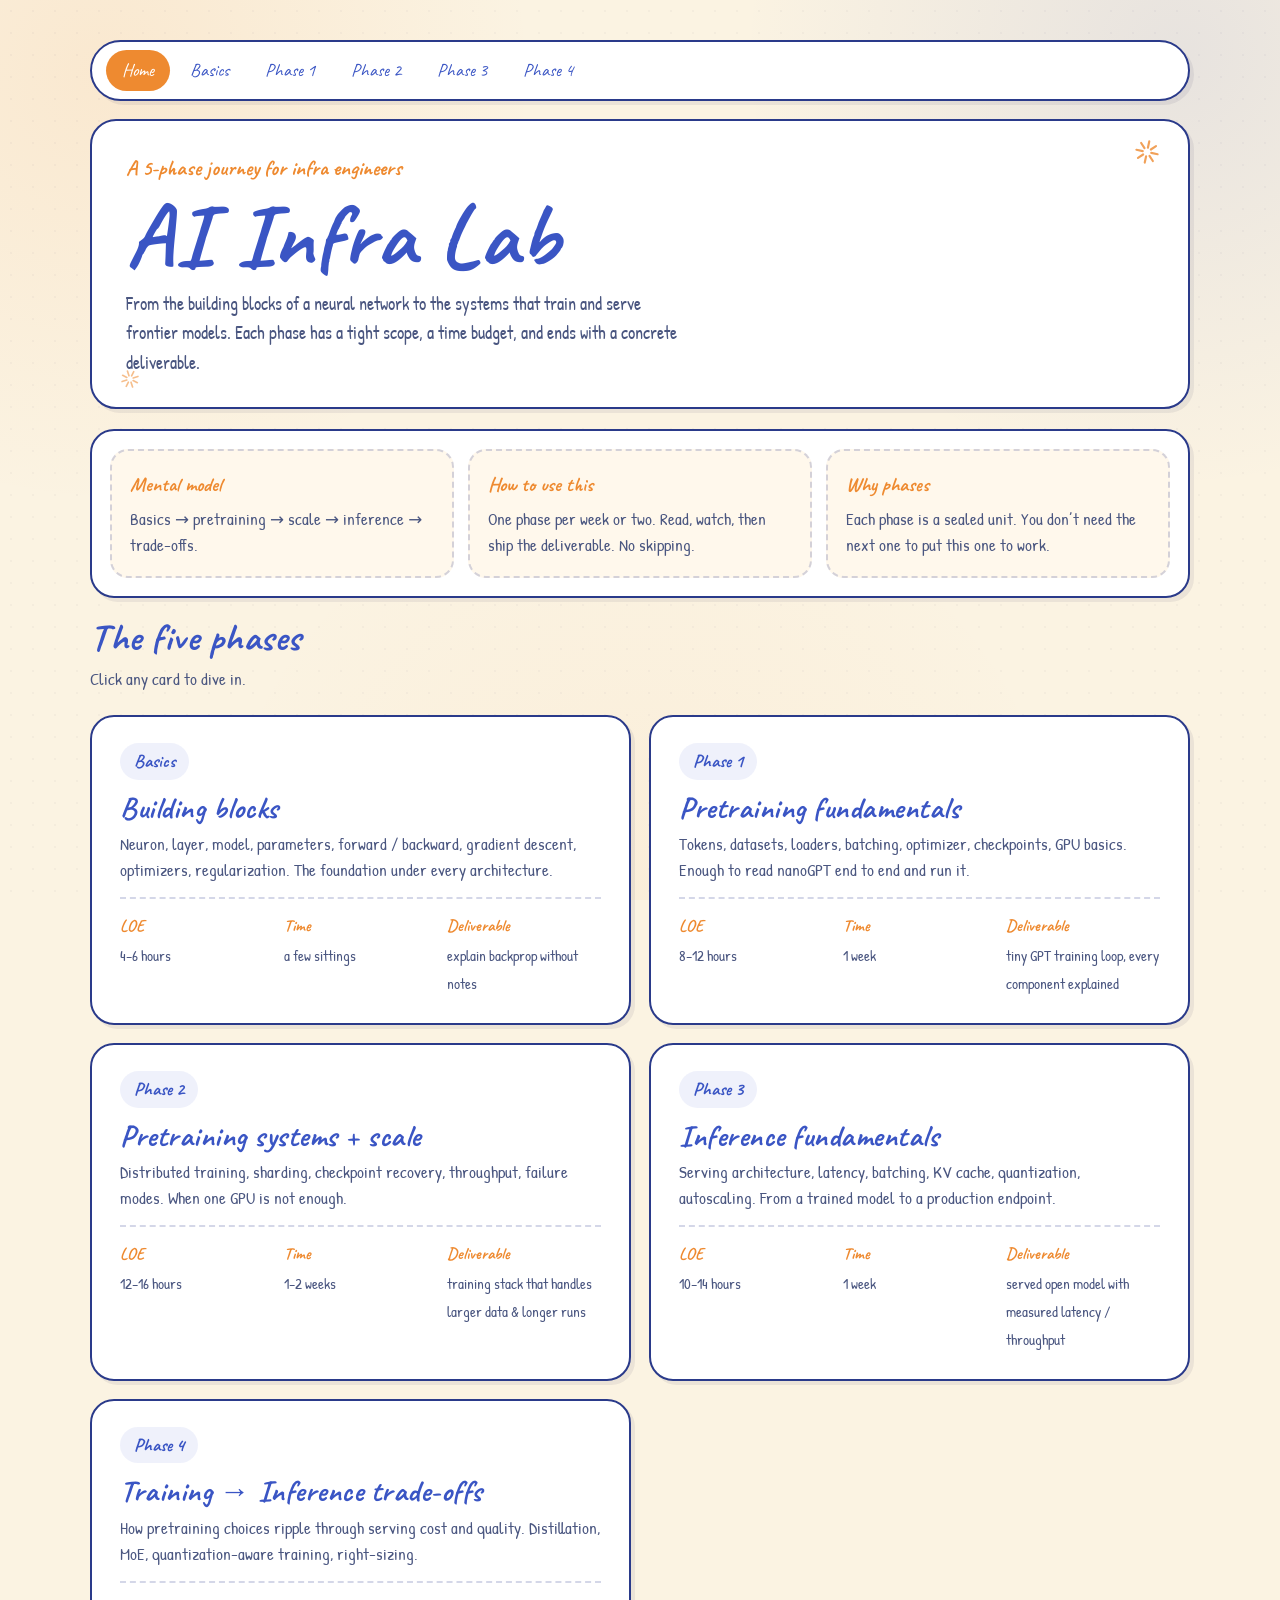
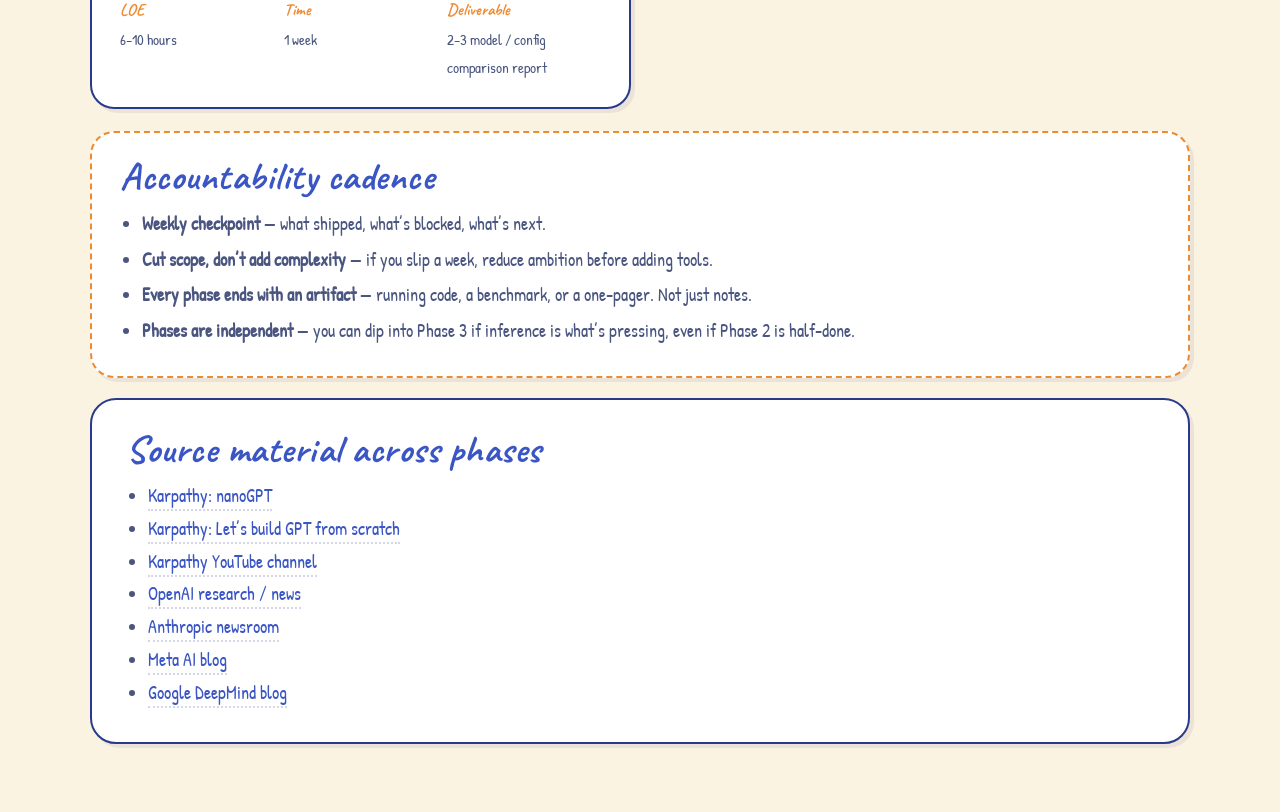
<file: index.html>
<!doctype html>
<html lang="en">
  <head>
    <meta charset="utf-8" />
    <meta name="viewport" content="width=device-width, initial-scale=1" />
    <title>AI Infra Lab</title>
    <link rel="preconnect" href="https://fonts.googleapis.com" />
    <link rel="preconnect" href="https://fonts.gstatic.com" crossorigin />
    <link rel="stylesheet" href="https://fonts.googleapis.com/css2?family=Caveat:wght@600;700&amp;family=Patrick+Hand&amp;display=swap" />
    <link rel="stylesheet" href="styles.css" />
  </head>
  <body>
    <svg width="0" height="0" style="position:absolute" aria-hidden="true">
      <defs>
        <filter id="sketch" x="-2%" y="-2%" width="104%" height="104%">
          <feTurbulence type="fractalNoise" baseFrequency="0.02" numOctaves="2" seed="3"/>
          <feDisplacementMap in="SourceGraphic" scale="1.4"/>
        </filter>
      </defs>
    </svg>
    <main class="shell">
      <nav class="phase-nav" aria-label="Phase navigation">
        <a href="index.html" class="is-active">Home</a>
        <a href="basics.html">Basics</a>
        <a href="phase-1.html">Phase 1</a>
        <a href="phase-2.html">Phase 2</a>
        <a href="phase-3.html">Phase 3</a>
        <a href="phase-4.html">Phase 4</a>
      </nav>

      <header class="hero">
        <p class="kicker">A 5-phase journey for infra engineers</p>
        <h1>AI Infra Lab</h1>
        <p class="lede">
          From the building blocks of a neural network to the systems that train and serve frontier models.
          Each phase has a tight scope, a time budget, and ends with a concrete deliverable.
        </p>
      </header>

      <section class="summary-strip">
        <div>
          <span class="label">Mental model</span>
          <p>Basics &rarr; pretraining &rarr; scale &rarr; inference &rarr; trade-offs.</p>
        </div>
        <div>
          <span class="label">How to use this</span>
          <p>One phase per week or two. Read, watch, then ship the deliverable. No skipping.</p>
        </div>
        <div>
          <span class="label">Why phases</span>
          <p>Each phase is a sealed unit. You don&rsquo;t need the next one to put this one to work.</p>
        </div>
      </section>

      <section>
        <div class="panel-heading">
          <h2>The five phases</h2>
          <p>Click any card to dive in.</p>
        </div>
        <div class="phase-grid">
          <a class="phase-card" href="basics.html">
            <span class="phase-num">Basics</span>
            <h3>Building blocks</h3>
            <p>Neuron, layer, model, parameters, forward / backward, gradient descent, optimizers, regularization. The foundation under every architecture.</p>
            <div class="phase-meta">
              <div><strong>LOE</strong><span>4&ndash;6 hours</span></div>
              <div><strong>Time</strong><span>a few sittings</span></div>
              <div><strong>Deliverable</strong><span>explain backprop without notes</span></div>
            </div>
          </a>

          <a class="phase-card" href="phase-1.html">
            <span class="phase-num">Phase 1</span>
            <h3>Pretraining fundamentals</h3>
            <p>Tokens, datasets, loaders, batching, optimizer, checkpoints, GPU basics. Enough to read nanoGPT end to end and run it.</p>
            <div class="phase-meta">
              <div><strong>LOE</strong><span>8&ndash;12 hours</span></div>
              <div><strong>Time</strong><span>1 week</span></div>
              <div><strong>Deliverable</strong><span>tiny GPT training loop, every component explained</span></div>
            </div>
          </a>

          <a class="phase-card" href="phase-2.html">
            <span class="phase-num">Phase 2</span>
            <h3>Pretraining systems + scale</h3>
            <p>Distributed training, sharding, checkpoint recovery, throughput, failure modes. When one GPU is not enough.</p>
            <div class="phase-meta">
              <div><strong>LOE</strong><span>12&ndash;16 hours</span></div>
              <div><strong>Time</strong><span>1&ndash;2 weeks</span></div>
              <div><strong>Deliverable</strong><span>training stack that handles larger data &amp; longer runs</span></div>
            </div>
          </a>

          <a class="phase-card" href="phase-3.html">
            <span class="phase-num">Phase 3</span>
            <h3>Inference fundamentals</h3>
            <p>Serving architecture, latency, batching, KV cache, quantization, autoscaling. From a trained model to a production endpoint.</p>
            <div class="phase-meta">
              <div><strong>LOE</strong><span>10&ndash;14 hours</span></div>
              <div><strong>Time</strong><span>1 week</span></div>
              <div><strong>Deliverable</strong><span>served open model with measured latency / throughput</span></div>
            </div>
          </a>

          <a class="phase-card" href="phase-4.html">
            <span class="phase-num">Phase 4</span>
            <h3>Training &rarr; Inference trade-offs</h3>
            <p>How pretraining choices ripple through serving cost and quality. Distillation, MoE, quantization-aware training, right-sizing.</p>
            <div class="phase-meta">
              <div><strong>LOE</strong><span>6&ndash;10 hours</span></div>
              <div><strong>Time</strong><span>1 week</span></div>
              <div><strong>Deliverable</strong><span>2&ndash;3 model / config comparison report</span></div>
            </div>
          </a>
        </div>
      </section>

      <section class="cadence">
        <h2>Accountability cadence</h2>
        <ul>
          <li><strong>Weekly checkpoint</strong> &mdash; what shipped, what&rsquo;s blocked, what&rsquo;s next.</li>
          <li><strong>Cut scope, don&rsquo;t add complexity</strong> &mdash; if you slip a week, reduce ambition before adding tools.</li>
          <li><strong>Every phase ends with an artifact</strong> &mdash; running code, a benchmark, or a one-pager. Not just notes.</li>
          <li><strong>Phases are independent</strong> &mdash; you can dip into Phase 3 if inference is what&rsquo;s pressing, even if Phase 2 is half-done.</li>
        </ul>
      </section>

      <section class="sources" id="reading">
        <h2>Source material across phases</h2>
        <ul>
          <li><a href="https://github.com/karpathy/nanoGPT" target="_blank" rel="noreferrer">Karpathy: nanoGPT</a></li>
          <li><a href="https://www.youtube.com/watch?v=kCc8FmEb1nY" target="_blank" rel="noreferrer">Karpathy: Let&rsquo;s build GPT from scratch</a></li>
          <li><a href="https://www.youtube.com/@AndrejKarpathy" target="_blank" rel="noreferrer">Karpathy YouTube channel</a></li>
          <li><a href="https://openai.com/news/research/" target="_blank" rel="noreferrer">OpenAI research / news</a></li>
          <li><a href="https://www.anthropic.com/news" target="_blank" rel="noreferrer">Anthropic newsroom</a></li>
          <li><a href="https://ai.meta.com/blog/" target="_blank" rel="noreferrer">Meta AI blog</a></li>
          <li><a href="https://deepmind.google/blog/" target="_blank" rel="noreferrer">Google DeepMind blog</a></li>
        </ul>
      </section>
    </main>
    <script src="app.js"></script>
  </body>
</html>
</file>
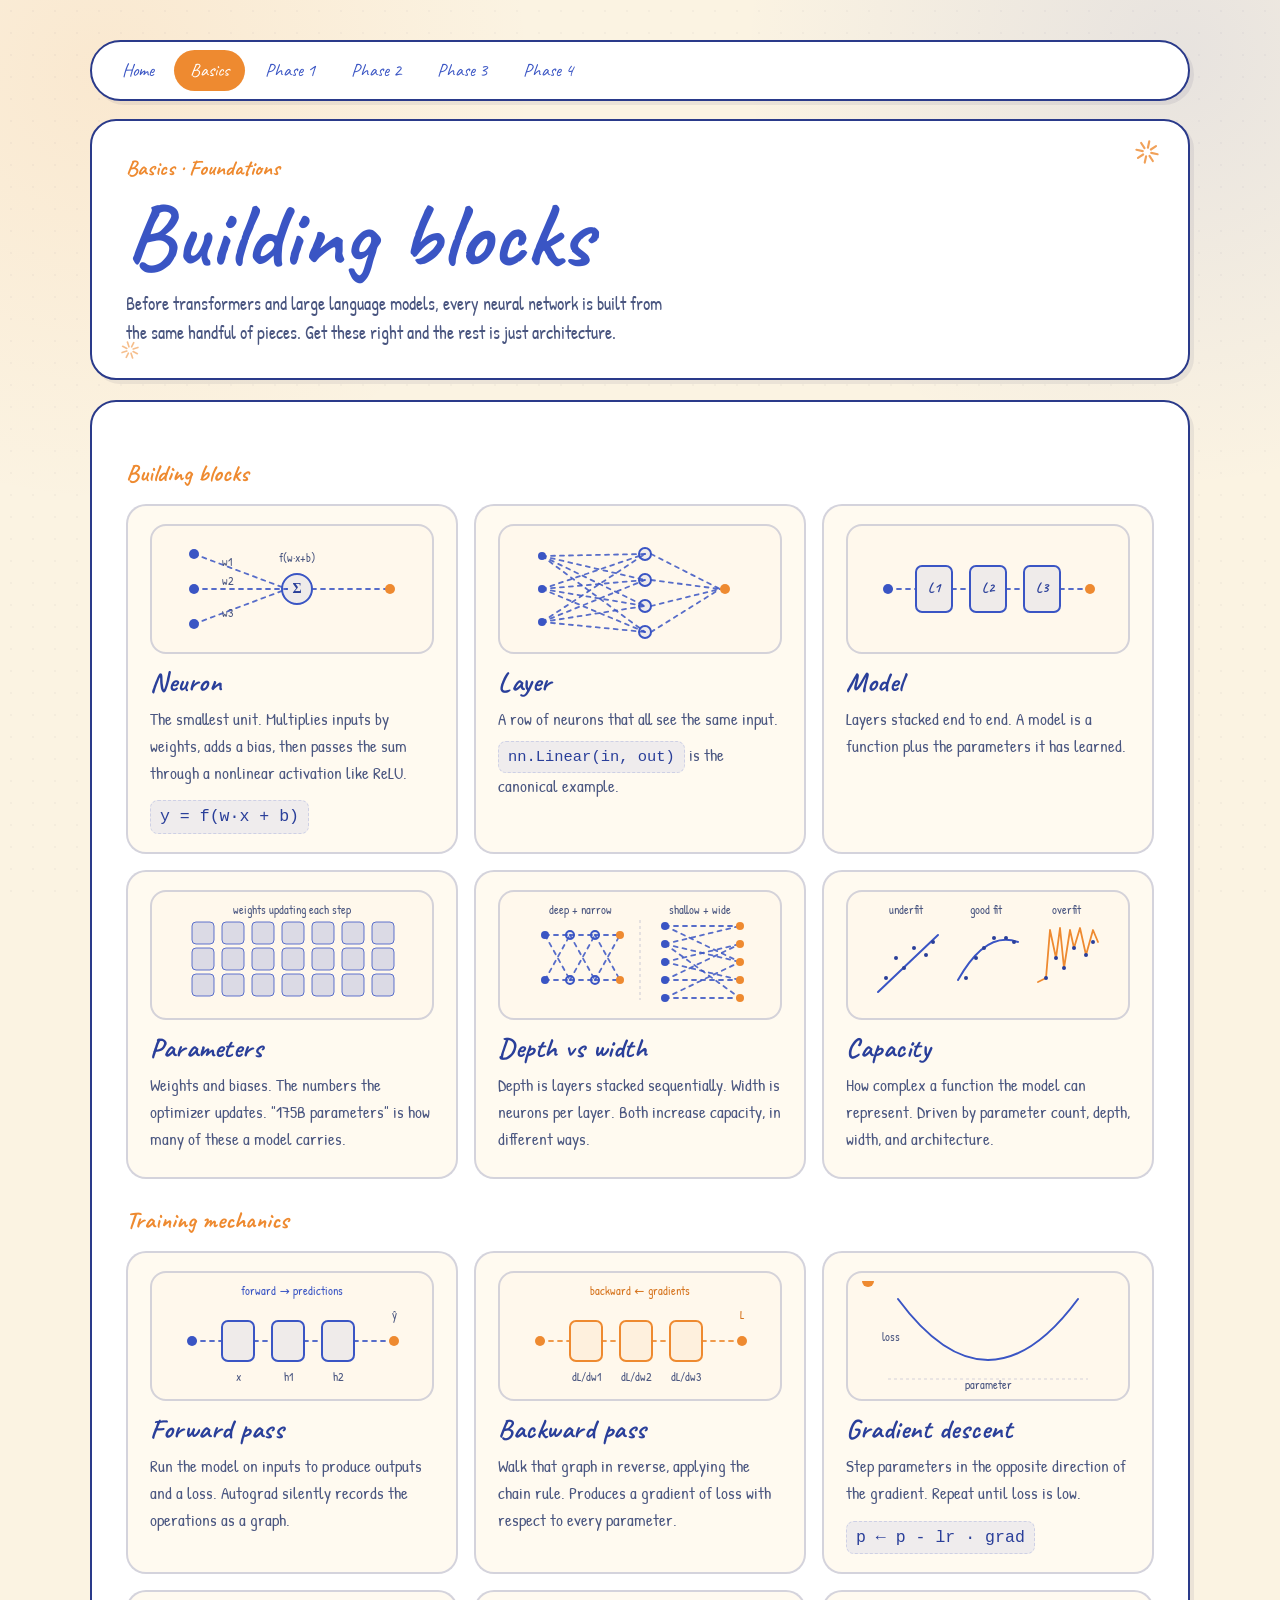
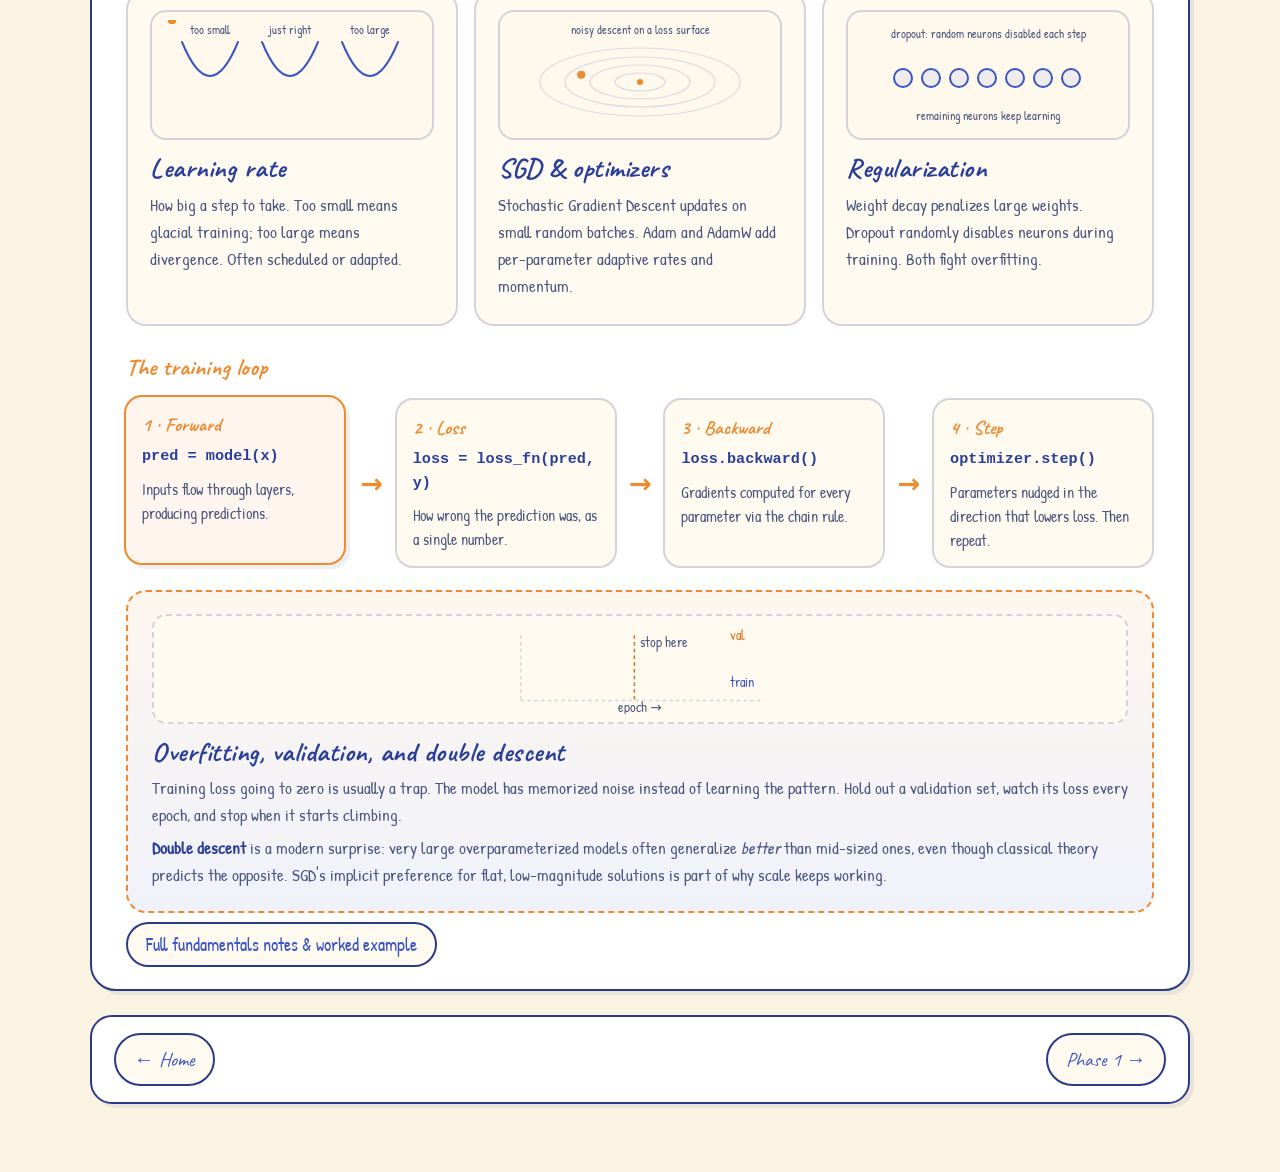
<file: basics.html>
<!doctype html>
<html lang="en">
  <head>
    <meta charset="utf-8" />
    <meta name="viewport" content="width=device-width, initial-scale=1" />
    <title>AI Infra Lab · Basics</title>
    <link rel="preconnect" href="https://fonts.googleapis.com" />
    <link rel="preconnect" href="https://fonts.gstatic.com" crossorigin />
    <link rel="stylesheet" href="https://fonts.googleapis.com/css2?family=Caveat:wght@600;700&amp;family=Patrick+Hand&amp;display=swap" />
    <link rel="stylesheet" href="styles.css" />
  </head>
  <body>
    <svg width="0" height="0" style="position:absolute" aria-hidden="true">
      <defs>
        <filter id="sketch" x="-2%" y="-2%" width="104%" height="104%">
          <feTurbulence type="fractalNoise" baseFrequency="0.02" numOctaves="2" seed="3"/>
          <feDisplacementMap in="SourceGraphic" scale="1.4"/>
        </filter>
      </defs>
    </svg>
    <main class="shell">
      <nav class="phase-nav" aria-label="Phase navigation">
        <a href="index.html">Home</a>
        <a href="basics.html" class="is-active">Basics</a>
        <a href="phase-1.html">Phase 1</a>
        <a href="phase-2.html">Phase 2</a>
        <a href="phase-3.html">Phase 3</a>
        <a href="phase-4.html">Phase 4</a>
      </nav>

      <header class="hero">
        <p class="kicker">Basics &middot; Foundations</p>
        <h1>Building blocks</h1>
        <p class="lede">
          Before transformers and large language models, every neural network is built from the same handful of pieces.
          Get these right and the rest is just architecture.
        </p>
      </header>

      <section class="lesson fundamentals" id="fundamentals">
        <p class="sub-heading">Building blocks</p>
        <div class="lesson-grid fundamentals-grid">
          <article>
            <div class="viz" aria-hidden="true">
              <svg viewBox="0 0 240 110" class="viz-svg" preserveAspectRatio="xMidYMid meet">
                <line x1="22" y1="20" x2="115" y2="55" class="v-edge-flow"/>
                <line x1="22" y1="55" x2="115" y2="55" class="v-edge-flow" style="animation-delay:.2s"/>
                <line x1="22" y1="90" x2="115" y2="55" class="v-edge-flow" style="animation-delay:.4s"/>
                <text x="50" y="32" class="v-text">w1</text>
                <text x="50" y="51" class="v-text">w2</text>
                <text x="50" y="83" class="v-text">w3</text>
                <circle cx="22" cy="20" r="5" class="v-node"/>
                <circle cx="22" cy="55" r="5" class="v-node"/>
                <circle cx="22" cy="90" r="5" class="v-node"/>
                <circle cx="125" cy="55" r="15" class="v-node-neuron"/>
                <text x="125" y="59" text-anchor="middle" class="v-text-strong">&#931;</text>
                <text x="125" y="28" text-anchor="middle" class="v-text">f(w&middot;x+b)</text>
                <line x1="140" y1="55" x2="218" y2="55" class="v-edge-flow" style="animation-delay:.8s"/>
                <circle cx="218" cy="55" r="5" class="v-node-output"/>
              </svg>
            </div>
            <h3>Neuron</h3>
            <p>The smallest unit. Multiplies inputs by weights, adds a bias, then passes the sum through a nonlinear activation like ReLU.</p>
            <code>y = f(w&middot;x + b)</code>
          </article>
          <article>
            <div class="viz" aria-hidden="true">
              <svg viewBox="0 0 240 110" class="viz-svg" preserveAspectRatio="xMidYMid meet">
                <line x1="22" y1="22" x2="125" y2="20" class="v-edge-flow"/>
                <line x1="22" y1="22" x2="125" y2="46" class="v-edge-flow" style="animation-delay:.05s"/>
                <line x1="22" y1="22" x2="125" y2="72" class="v-edge-flow" style="animation-delay:.1s"/>
                <line x1="22" y1="22" x2="125" y2="98" class="v-edge-flow" style="animation-delay:.15s"/>
                <line x1="22" y1="55" x2="125" y2="20" class="v-edge-flow" style="animation-delay:.2s"/>
                <line x1="22" y1="55" x2="125" y2="46" class="v-edge-flow" style="animation-delay:.25s"/>
                <line x1="22" y1="55" x2="125" y2="72" class="v-edge-flow" style="animation-delay:.3s"/>
                <line x1="22" y1="55" x2="125" y2="98" class="v-edge-flow" style="animation-delay:.35s"/>
                <line x1="22" y1="88" x2="125" y2="20" class="v-edge-flow" style="animation-delay:.4s"/>
                <line x1="22" y1="88" x2="125" y2="46" class="v-edge-flow" style="animation-delay:.45s"/>
                <line x1="22" y1="88" x2="125" y2="72" class="v-edge-flow" style="animation-delay:.5s"/>
                <line x1="22" y1="88" x2="125" y2="98" class="v-edge-flow" style="animation-delay:.55s"/>
                <circle cx="22" cy="22" r="4" class="v-node"/>
                <circle cx="22" cy="55" r="4" class="v-node"/>
                <circle cx="22" cy="88" r="4" class="v-node"/>
                <circle cx="125" cy="20" r="6" class="v-node-neuron"/>
                <circle cx="125" cy="46" r="6" class="v-node-neuron"/>
                <circle cx="125" cy="72" r="6" class="v-node-neuron"/>
                <circle cx="125" cy="98" r="6" class="v-node-neuron"/>
                <line x1="131" y1="20" x2="200" y2="55" class="v-edge-flow" style="animation-delay:.7s"/>
                <line x1="131" y1="46" x2="200" y2="55" class="v-edge-flow" style="animation-delay:.75s"/>
                <line x1="131" y1="72" x2="200" y2="55" class="v-edge-flow" style="animation-delay:.8s"/>
                <line x1="131" y1="98" x2="200" y2="55" class="v-edge-flow" style="animation-delay:.85s"/>
                <circle cx="205" cy="55" r="5" class="v-node-output"/>
              </svg>
            </div>
            <h3>Layer</h3>
            <p>A row of neurons that all see the same input. <code class="inline">nn.Linear(in, out)</code> is the canonical example.</p>
          </article>
          <article>
            <div class="viz" aria-hidden="true">
              <svg viewBox="0 0 240 110" class="viz-svg" preserveAspectRatio="xMidYMid meet">
                <line x1="20" y1="55" x2="48" y2="55" class="v-edge-flow"/>
                <rect x="48" y="32" width="36" height="46" rx="6" class="v-box"/>
                <text x="66" y="58" text-anchor="middle" class="v-text-strong">L1</text>
                <line x1="84" y1="55" x2="102" y2="55" class="v-edge-flow" style="animation-delay:.3s"/>
                <rect x="102" y="32" width="36" height="46" rx="6" class="v-box" style="animation-delay:.4s"/>
                <text x="120" y="58" text-anchor="middle" class="v-text-strong">L2</text>
                <line x1="138" y1="55" x2="156" y2="55" class="v-edge-flow" style="animation-delay:.6s"/>
                <rect x="156" y="32" width="36" height="46" rx="6" class="v-box" style="animation-delay:.8s"/>
                <text x="174" y="58" text-anchor="middle" class="v-text-strong">L3</text>
                <line x1="192" y1="55" x2="218" y2="55" class="v-edge-flow" style="animation-delay:.9s"/>
                <circle cx="20" cy="55" r="5" class="v-node"/>
                <circle cx="222" cy="55" r="5" class="v-node-output"/>
              </svg>
            </div>
            <h3>Model</h3>
            <p>Layers stacked end to end. A model is a function plus the parameters it has learned.</p>
          </article>
          <article>
            <div class="viz" aria-hidden="true">
              <svg viewBox="0 0 240 110" class="viz-svg" preserveAspectRatio="xMidYMid meet">
                <text x="120" y="14" text-anchor="middle" class="v-text">weights updating each step</text>
                <rect x="20"  y="22" width="22" height="22" rx="4" class="v-weight"/>
                <rect x="50"  y="22" width="22" height="22" rx="4" class="v-weight" style="animation-delay:.15s"/>
                <rect x="80"  y="22" width="22" height="22" rx="4" class="v-weight" style="animation-delay:.30s"/>
                <rect x="110" y="22" width="22" height="22" rx="4" class="v-weight" style="animation-delay:.45s"/>
                <rect x="140" y="22" width="22" height="22" rx="4" class="v-weight" style="animation-delay:.60s"/>
                <rect x="170" y="22" width="22" height="22" rx="4" class="v-weight" style="animation-delay:.75s"/>
                <rect x="200" y="22" width="22" height="22" rx="4" class="v-weight" style="animation-delay:.90s"/>
                <rect x="20"  y="48" width="22" height="22" rx="4" class="v-weight" style="animation-delay:.05s"/>
                <rect x="50"  y="48" width="22" height="22" rx="4" class="v-weight" style="animation-delay:.20s"/>
                <rect x="80"  y="48" width="22" height="22" rx="4" class="v-weight" style="animation-delay:.35s"/>
                <rect x="110" y="48" width="22" height="22" rx="4" class="v-weight" style="animation-delay:.50s"/>
                <rect x="140" y="48" width="22" height="22" rx="4" class="v-weight" style="animation-delay:.65s"/>
                <rect x="170" y="48" width="22" height="22" rx="4" class="v-weight" style="animation-delay:.80s"/>
                <rect x="200" y="48" width="22" height="22" rx="4" class="v-weight" style="animation-delay:.95s"/>
                <rect x="20"  y="74" width="22" height="22" rx="4" class="v-weight" style="animation-delay:.10s"/>
                <rect x="50"  y="74" width="22" height="22" rx="4" class="v-weight" style="animation-delay:.25s"/>
                <rect x="80"  y="74" width="22" height="22" rx="4" class="v-weight" style="animation-delay:.40s"/>
                <rect x="110" y="74" width="22" height="22" rx="4" class="v-weight" style="animation-delay:.55s"/>
                <rect x="140" y="74" width="22" height="22" rx="4" class="v-weight" style="animation-delay:.70s"/>
                <rect x="170" y="74" width="22" height="22" rx="4" class="v-weight" style="animation-delay:.85s"/>
                <rect x="200" y="74" width="22" height="22" rx="4" class="v-weight" style="animation-delay:1.00s"/>
              </svg>
            </div>
            <h3>Parameters</h3>
            <p>Weights and biases. The numbers the optimizer updates. "175B parameters" is how many of these a model carries.</p>
          </article>
          <article>
            <div class="viz" aria-hidden="true">
              <svg viewBox="0 0 240 110" class="viz-svg" preserveAspectRatio="xMidYMid meet">
                <text x="60" y="14" text-anchor="middle" class="v-text">deep + narrow</text>
                <line x1="25" y1="35" x2="50" y2="35" class="v-edge-flow"/>
                <line x1="25" y1="35" x2="50" y2="80" class="v-edge-flow" style="animation-delay:.05s"/>
                <line x1="25" y1="80" x2="50" y2="35" class="v-edge-flow" style="animation-delay:.1s"/>
                <line x1="25" y1="80" x2="50" y2="80" class="v-edge-flow" style="animation-delay:.15s"/>
                <line x1="50" y1="35" x2="75" y2="35" class="v-edge-flow" style="animation-delay:.2s"/>
                <line x1="50" y1="35" x2="75" y2="80" class="v-edge-flow" style="animation-delay:.25s"/>
                <line x1="50" y1="80" x2="75" y2="35" class="v-edge-flow" style="animation-delay:.3s"/>
                <line x1="50" y1="80" x2="75" y2="80" class="v-edge-flow" style="animation-delay:.35s"/>
                <line x1="75" y1="35" x2="100" y2="35" class="v-edge-flow" style="animation-delay:.4s"/>
                <line x1="75" y1="35" x2="100" y2="80" class="v-edge-flow" style="animation-delay:.45s"/>
                <line x1="75" y1="80" x2="100" y2="35" class="v-edge-flow" style="animation-delay:.5s"/>
                <line x1="75" y1="80" x2="100" y2="80" class="v-edge-flow" style="animation-delay:.55s"/>
                <circle cx="25" cy="35" r="4" class="v-node"/>
                <circle cx="25" cy="80" r="4" class="v-node"/>
                <circle cx="50" cy="35" r="4" class="v-node-neuron"/>
                <circle cx="50" cy="80" r="4" class="v-node-neuron"/>
                <circle cx="75" cy="35" r="4" class="v-node-neuron"/>
                <circle cx="75" cy="80" r="4" class="v-node-neuron"/>
                <circle cx="100" cy="35" r="4" class="v-node-output"/>
                <circle cx="100" cy="80" r="4" class="v-node-output"/>
                <line x1="120" y1="20" x2="120" y2="100" class="v-axis"/>
                <text x="180" y="14" text-anchor="middle" class="v-text">shallow + wide</text>
                <line x1="145" y1="26" x2="220" y2="26" class="v-edge-flow"/>
                <line x1="145" y1="26" x2="220" y2="62" class="v-edge-flow" style="animation-delay:.05s"/>
                <line x1="145" y1="44" x2="220" y2="26" class="v-edge-flow" style="animation-delay:.1s"/>
                <line x1="145" y1="44" x2="220" y2="62" class="v-edge-flow" style="animation-delay:.15s"/>
                <line x1="145" y1="44" x2="220" y2="98" class="v-edge-flow" style="animation-delay:.2s"/>
                <line x1="145" y1="62" x2="220" y2="44" class="v-edge-flow" style="animation-delay:.25s"/>
                <line x1="145" y1="62" x2="220" y2="80" class="v-edge-flow" style="animation-delay:.3s"/>
                <line x1="145" y1="80" x2="220" y2="44" class="v-edge-flow" style="animation-delay:.35s"/>
                <line x1="145" y1="80" x2="220" y2="80" class="v-edge-flow" style="animation-delay:.4s"/>
                <line x1="145" y1="98" x2="220" y2="62" class="v-edge-flow" style="animation-delay:.45s"/>
                <line x1="145" y1="98" x2="220" y2="98" class="v-edge-flow" style="animation-delay:.5s"/>
                <circle cx="145" cy="26" r="4" class="v-node"/>
                <circle cx="145" cy="44" r="4" class="v-node"/>
                <circle cx="145" cy="62" r="4" class="v-node"/>
                <circle cx="145" cy="80" r="4" class="v-node"/>
                <circle cx="145" cy="98" r="4" class="v-node"/>
                <circle cx="220" cy="26" r="4" class="v-node-output"/>
                <circle cx="220" cy="44" r="4" class="v-node-output"/>
                <circle cx="220" cy="62" r="4" class="v-node-output"/>
                <circle cx="220" cy="80" r="4" class="v-node-output"/>
                <circle cx="220" cy="98" r="4" class="v-node-output"/>
              </svg>
            </div>
            <h3>Depth vs width</h3>
            <p>Depth is layers stacked sequentially. Width is neurons per layer. Both increase capacity, in different ways.</p>
          </article>
          <article>
            <div class="viz" aria-hidden="true">
              <svg viewBox="0 0 240 110" class="viz-svg" preserveAspectRatio="xMidYMid meet">
                <text x="38" y="14" text-anchor="middle" class="v-text">underfit</text>
                <line x1="10" y1="92" x2="70" y2="35" class="v-curve"/>
                <circle cx="18" cy="78" r="2" class="v-data"/>
                <circle cx="28" cy="58" r="2" class="v-data"/>
                <circle cx="36" cy="68" r="2" class="v-data"/>
                <circle cx="46" cy="48" r="2" class="v-data"/>
                <circle cx="58" cy="55" r="2" class="v-data"/>
                <circle cx="65" cy="42" r="2" class="v-data"/>
                <text x="118" y="14" text-anchor="middle" class="v-text">good fit</text>
                <path d="M 90,80 Q 118,30 150,42" fill="none" class="v-curve"/>
                <circle cx="98"  cy="78" r="2" class="v-data"/>
                <circle cx="108" cy="58" r="2" class="v-data"/>
                <circle cx="116" cy="48" r="2" class="v-data"/>
                <circle cx="126" cy="38" r="2" class="v-data"/>
                <circle cx="138" cy="38" r="2" class="v-data"/>
                <circle cx="146" cy="42" r="2" class="v-data"/>
                <text x="198" y="14" text-anchor="middle" class="v-text">overfit</text>
                <path d="M 170,82 L 178,78 L 182,30 L 188,58 L 192,28 L 196,68 L 202,30 L 206,48 L 212,28 L 218,55 L 225,30 L 230,42" fill="none" class="v-curve-overfit"/>
                <circle cx="178" cy="78" r="2" class="v-data"/>
                <circle cx="188" cy="58" r="2" class="v-data"/>
                <circle cx="196" cy="68" r="2" class="v-data"/>
                <circle cx="206" cy="48" r="2" class="v-data"/>
                <circle cx="218" cy="55" r="2" class="v-data"/>
                <circle cx="225" cy="42" r="2" class="v-data"/>
              </svg>
            </div>
            <h3>Capacity</h3>
            <p>How complex a function the model can represent. Driven by parameter count, depth, width, and architecture.</p>
          </article>
        </div>

        <p class="sub-heading">Training mechanics</p>
        <div class="lesson-grid fundamentals-grid">
          <article>
            <div class="viz" aria-hidden="true">
              <svg viewBox="0 0 240 110" class="viz-svg" preserveAspectRatio="xMidYMid meet">
                <text x="120" y="14" text-anchor="middle" class="v-text v-text-cyan">forward &rarr; predictions</text>
                <line x1="20" y1="60" x2="50" y2="60" class="v-edge-flow"/>
                <rect x="50" y="40" width="32" height="40" rx="6" class="v-box"/>
                <line x1="82" y1="60" x2="100" y2="60" class="v-edge-flow" style="animation-delay:.2s"/>
                <rect x="100" y="40" width="32" height="40" rx="6" class="v-box" style="animation-delay:.3s"/>
                <line x1="132" y1="60" x2="150" y2="60" class="v-edge-flow" style="animation-delay:.4s"/>
                <rect x="150" y="40" width="32" height="40" rx="6" class="v-box" style="animation-delay:.6s"/>
                <line x1="182" y1="60" x2="218" y2="60" class="v-edge-flow" style="animation-delay:.7s"/>
                <text x="66" y="100" text-anchor="middle" class="v-text">x</text>
                <text x="116" y="100" text-anchor="middle" class="v-text">h1</text>
                <text x="166" y="100" text-anchor="middle" class="v-text">h2</text>
                <text x="222" y="38" text-anchor="middle" class="v-text">y&#770;</text>
                <circle cx="20" cy="60" r="5" class="v-node"/>
                <circle cx="222" cy="60" r="5" class="v-node-output"/>
              </svg>
            </div>
            <h3>Forward pass</h3>
            <p>Run the model on inputs to produce outputs and a loss. Autograd silently records the operations as a graph.</p>
          </article>
          <article>
            <div class="viz" aria-hidden="true">
              <svg viewBox="0 0 240 110" class="viz-svg" preserveAspectRatio="xMidYMid meet">
                <text x="120" y="14" text-anchor="middle" class="v-text v-text-red">backward &larr; gradients</text>
                <line x1="20" y1="60" x2="50" y2="60" class="v-edge-flow-back"/>
                <rect x="50" y="40" width="32" height="40" rx="6" class="v-box-back"/>
                <line x1="82" y1="60" x2="100" y2="60" class="v-edge-flow-back" style="animation-delay:.2s"/>
                <rect x="100" y="40" width="32" height="40" rx="6" class="v-box-back" style="animation-delay:.3s"/>
                <line x1="132" y1="60" x2="150" y2="60" class="v-edge-flow-back" style="animation-delay:.4s"/>
                <rect x="150" y="40" width="32" height="40" rx="6" class="v-box-back" style="animation-delay:.6s"/>
                <line x1="182" y1="60" x2="218" y2="60" class="v-edge-flow-back" style="animation-delay:.7s"/>
                <text x="66" y="100" text-anchor="middle" class="v-text">dL/dw1</text>
                <text x="116" y="100" text-anchor="middle" class="v-text">dL/dw2</text>
                <text x="166" y="100" text-anchor="middle" class="v-text">dL/dw3</text>
                <text x="222" y="38" text-anchor="middle" class="v-text v-text-red">L</text>
                <circle cx="20" cy="60" r="5" class="v-node-back"/>
                <circle cx="222" cy="60" r="5" class="v-node-back"/>
              </svg>
            </div>
            <h3>Backward pass</h3>
            <p>Walk that graph in reverse, applying the chain rule. Produces a gradient of loss with respect to every parameter.</p>
          </article>
          <article>
            <div class="viz" aria-hidden="true">
              <svg viewBox="0 0 240 110" class="viz-svg" preserveAspectRatio="xMidYMid meet">
                <line x1="20" y1="98" x2="220" y2="98" class="v-axis"/>
                <text x="120" y="108" text-anchor="middle" class="v-text">parameter</text>
                <text x="14" y="60" class="v-text">loss</text>
                <path d="M 30,18 Q 120,140 210,18" fill="none" class="v-curve"/>
                <circle r="6" cx="0" cy="0" class="v-node-output gd-ball"/>
              </svg>
            </div>
            <h3>Gradient descent</h3>
            <p>Step parameters in the opposite direction of the gradient. Repeat until loss is low.</p>
            <code>p &larr; p - lr &middot; grad</code>
          </article>
          <article>
            <div class="viz" aria-hidden="true">
              <svg viewBox="0 0 240 110" class="viz-svg" preserveAspectRatio="xMidYMid meet">
                <text x="38" y="14" text-anchor="middle" class="v-text">too small</text>
                <path d="M 10,22 Q 38,90 66,22" fill="none" class="v-curve"/>
                <circle r="4" cx="0" cy="0" class="v-node-output lr-small"/>
                <text x="118" y="14" text-anchor="middle" class="v-text">just right</text>
                <path d="M 90,22 Q 118,90 146,22" fill="none" class="v-curve"/>
                <circle r="4" cx="0" cy="0" class="v-node-output lr-good"/>
                <text x="198" y="14" text-anchor="middle" class="v-text">too large</text>
                <path d="M 170,22 Q 198,90 226,22" fill="none" class="v-curve"/>
                <circle r="4" cx="0" cy="0" class="v-node-output lr-large"/>
              </svg>
            </div>
            <h3>Learning rate</h3>
            <p>How big a step to take. Too small means glacial training; too large means divergence. Often scheduled or adapted.</p>
          </article>
          <article>
            <div class="viz" aria-hidden="true">
              <svg viewBox="0 0 240 110" class="viz-svg" preserveAspectRatio="xMidYMid meet">
                <text x="120" y="14" text-anchor="middle" class="v-text">noisy descent on a loss surface</text>
                <ellipse cx="120" cy="62" rx="100" ry="34" class="v-contour"/>
                <ellipse cx="120" cy="62" rx="75" ry="25" class="v-contour"/>
                <ellipse cx="120" cy="62" rx="50" ry="17" class="v-contour"/>
                <ellipse cx="120" cy="62" rx="25" ry="9" class="v-contour"/>
                <circle cx="120" cy="62" r="3" class="v-target"/>
                <path d="M 30,32 L 50,42 L 45,34 L 65,47 L 60,57 L 80,50 L 75,62 L 92,54 L 90,64 L 105,58 L 108,60 L 115,62 L 119,62 L 120,62" fill="none" class="v-noisy-path"/>
                <circle r="4" class="v-node-output">
                  <animateMotion dur="4.5s" repeatCount="indefinite" path="M 30,32 L 50,42 L 45,34 L 65,47 L 60,57 L 80,50 L 75,62 L 92,54 L 90,64 L 105,58 L 108,60 L 115,62 L 119,62 L 120,62"/>
                </circle>
              </svg>
            </div>
            <h3>SGD &amp; optimizers</h3>
            <p>Stochastic Gradient Descent updates on small random batches. Adam and AdamW add per-parameter adaptive rates and momentum.</p>
          </article>
          <article>
            <div class="viz" aria-hidden="true">
              <svg viewBox="0 0 240 110" class="viz-svg" preserveAspectRatio="xMidYMid meet">
                <text x="120" y="18" text-anchor="middle" class="v-text">dropout: random neurons disabled each step</text>
                <circle cx="35"  cy="58" r="9" class="drop-cell drop-d0"/>
                <circle cx="63"  cy="58" r="9" class="drop-cell drop-d1"/>
                <circle cx="91"  cy="58" r="9" class="drop-cell drop-d2"/>
                <circle cx="119" cy="58" r="9" class="drop-cell drop-d3"/>
                <circle cx="147" cy="58" r="9" class="drop-cell drop-d4"/>
                <circle cx="175" cy="58" r="9" class="drop-cell drop-d5"/>
                <circle cx="203" cy="58" r="9" class="drop-cell drop-d6"/>
                <text x="120" y="100" text-anchor="middle" class="v-text">remaining neurons keep learning</text>
              </svg>
            </div>
            <h3>Regularization</h3>
            <p>Weight decay penalizes large weights. Dropout randomly disables neurons during training. Both fight overfitting.</p>
          </article>
        </div>

        <p class="sub-heading">The training loop</p>
        <div class="loop-track" data-loop-track>
          <div class="loop-node is-active" data-loop-node>
            <span>1 &middot; Forward</span>
            <strong>pred = model(x)</strong>
            <p>Inputs flow through layers, producing predictions.</p>
          </div>
          <div class="loop-arrow" aria-hidden="true">&rarr;</div>
          <div class="loop-node" data-loop-node>
            <span>2 &middot; Loss</span>
            <strong>loss = loss_fn(pred, y)</strong>
            <p>How wrong the prediction was, as a single number.</p>
          </div>
          <div class="loop-arrow" aria-hidden="true">&rarr;</div>
          <div class="loop-node" data-loop-node>
            <span>3 &middot; Backward</span>
            <strong>loss.backward()</strong>
            <p>Gradients computed for every parameter via the chain rule.</p>
          </div>
          <div class="loop-arrow" aria-hidden="true">&rarr;</div>
          <div class="loop-node" data-loop-node>
            <span>4 &middot; Step</span>
            <strong>optimizer.step()</strong>
            <p>Parameters nudged in the direction that lowers loss. Then repeat.</p>
          </div>
        </div>

        <div class="overfit-callout">
          <div class="overfit-viz" aria-hidden="true">
            <svg viewBox="0 0 240 80" class="viz-svg" preserveAspectRatio="xMidYMid meet">
              <line x1="14" y1="68" x2="230" y2="68" class="v-axis"/>
              <line x1="14" y1="10" x2="14" y2="68" class="v-axis"/>
              <text x="120" y="78" text-anchor="middle" class="v-text">epoch &rarr;</text>
              <path d="M 20,18 Q 60,32 110,46 T 224,60" fill="none" class="v-loss-train"/>
              <text x="200" y="56" class="v-text v-text-cyan">train</text>
              <path d="M 20,18 Q 60,34 110,32 T 224,10" fill="none" class="v-loss-val"/>
              <text x="200" y="14" class="v-text v-text-red">val</text>
              <line x1="115" y1="10" x2="115" y2="68" class="v-marker"/>
              <text x="120" y="20" class="v-text">stop here</text>
            </svg>
          </div>
          <h3>Overfitting, validation, and double descent</h3>
          <p>
            Training loss going to zero is usually a trap. The model has memorized noise instead of learning the pattern.
            Hold out a validation set, watch its loss every epoch, and stop when it starts climbing.
          </p>
          <p>
            <strong>Double descent</strong> is a modern surprise: very large overparameterized models often generalize
            <em>better</em> than mid-sized ones, even though classical theory predicts the opposite. SGD's implicit
            preference for flat, low-magnitude solutions is part of why scale keeps working.
          </p>
        </div>

        <div class="more-link">
          <a href="content/fundamentals.md">Full fundamentals notes &amp; worked example</a>
        </div>
      </section>

      <nav class="page-footer" aria-label="Pagination">
        <a class="prev" href="index.html">&larr; Home</a>
        <a class="next" href="phase-1.html">Phase 1 &rarr;</a>
      </nav>
    </main>
    <script src="app.js"></script>
  </body>
</html>
</file>
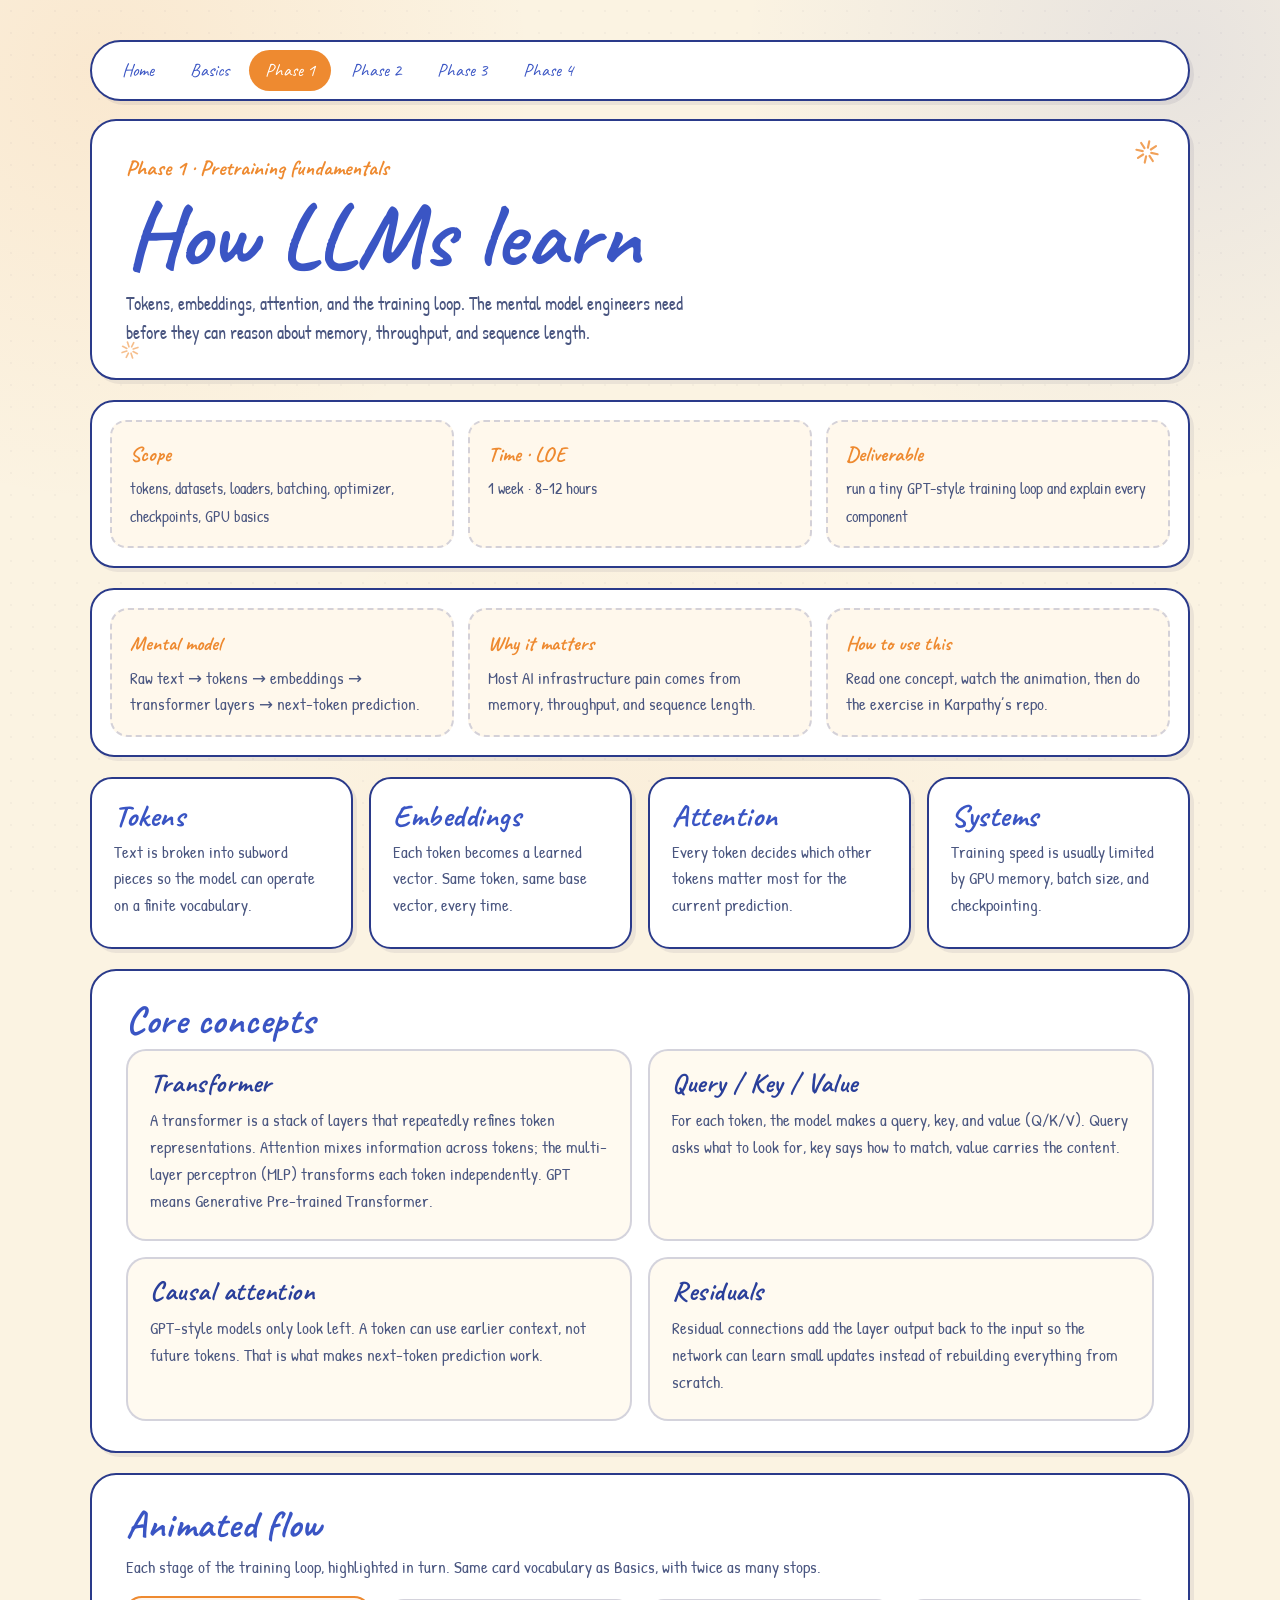
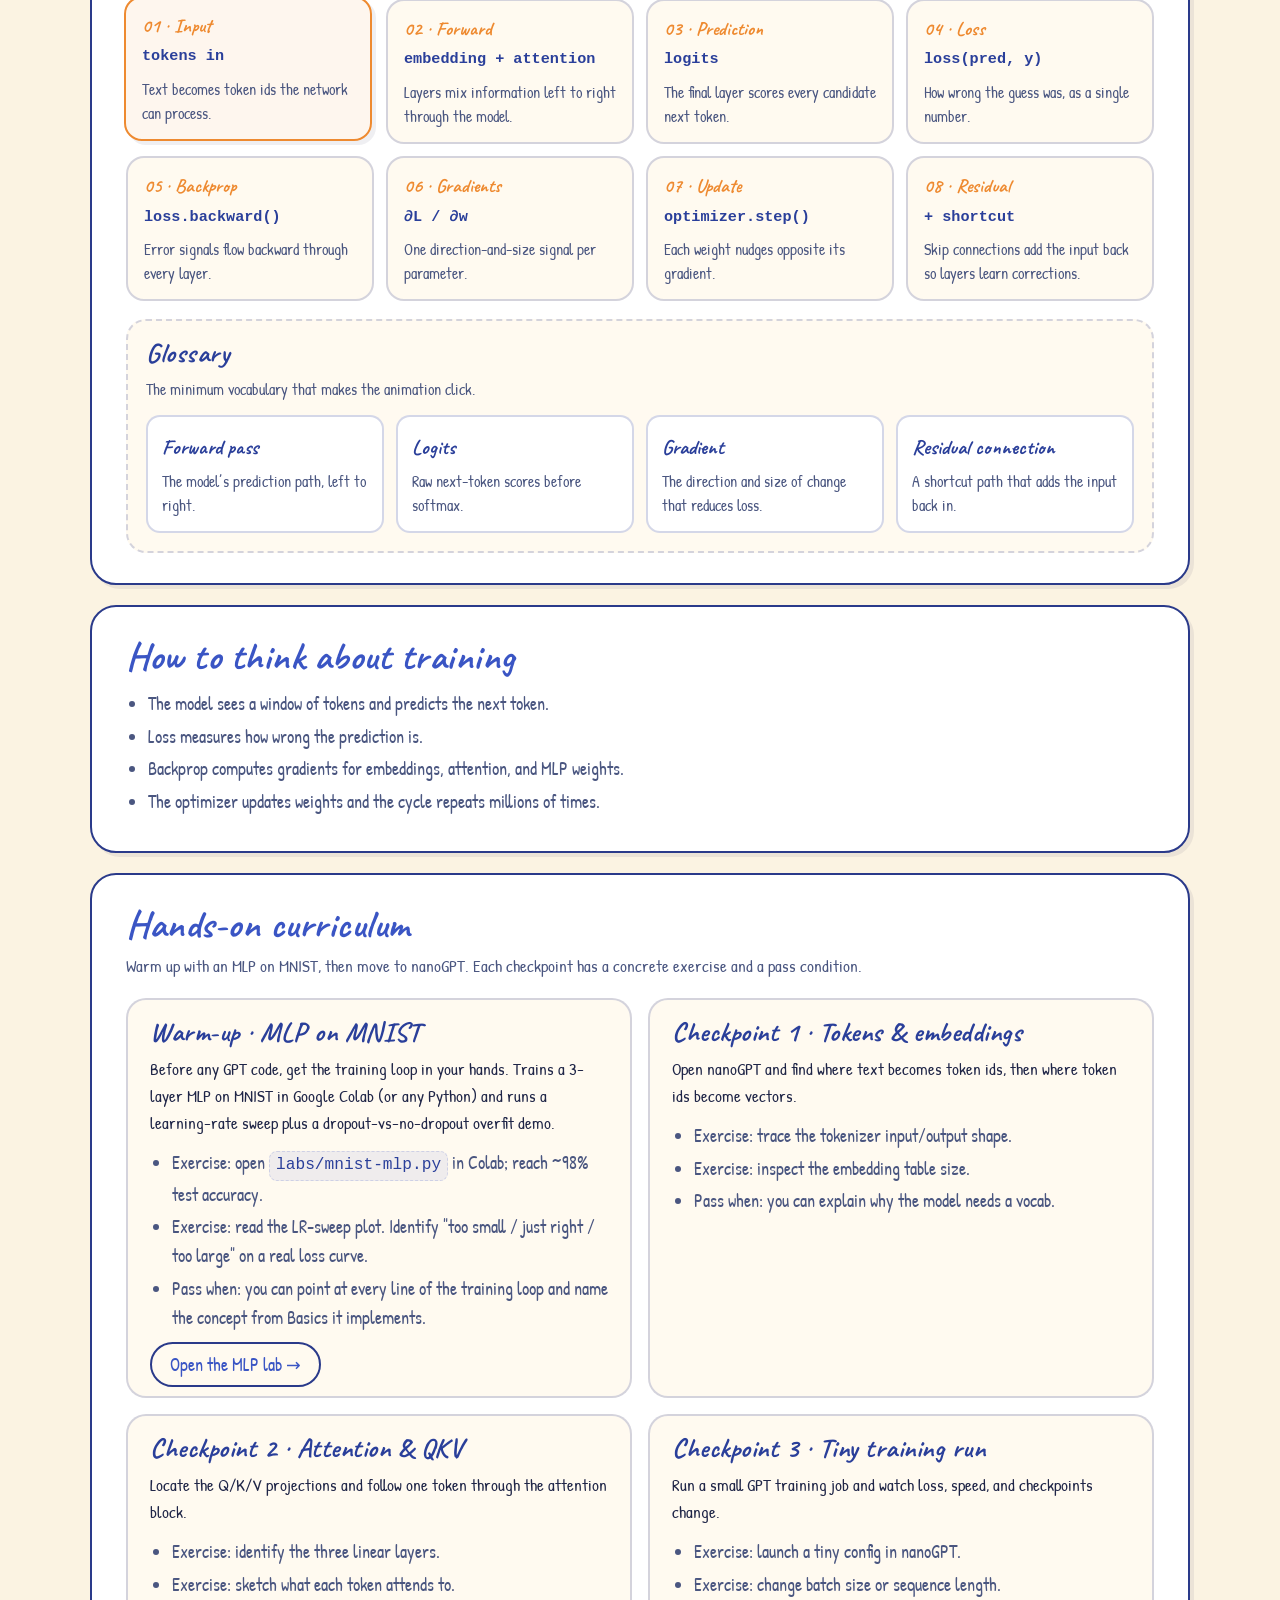
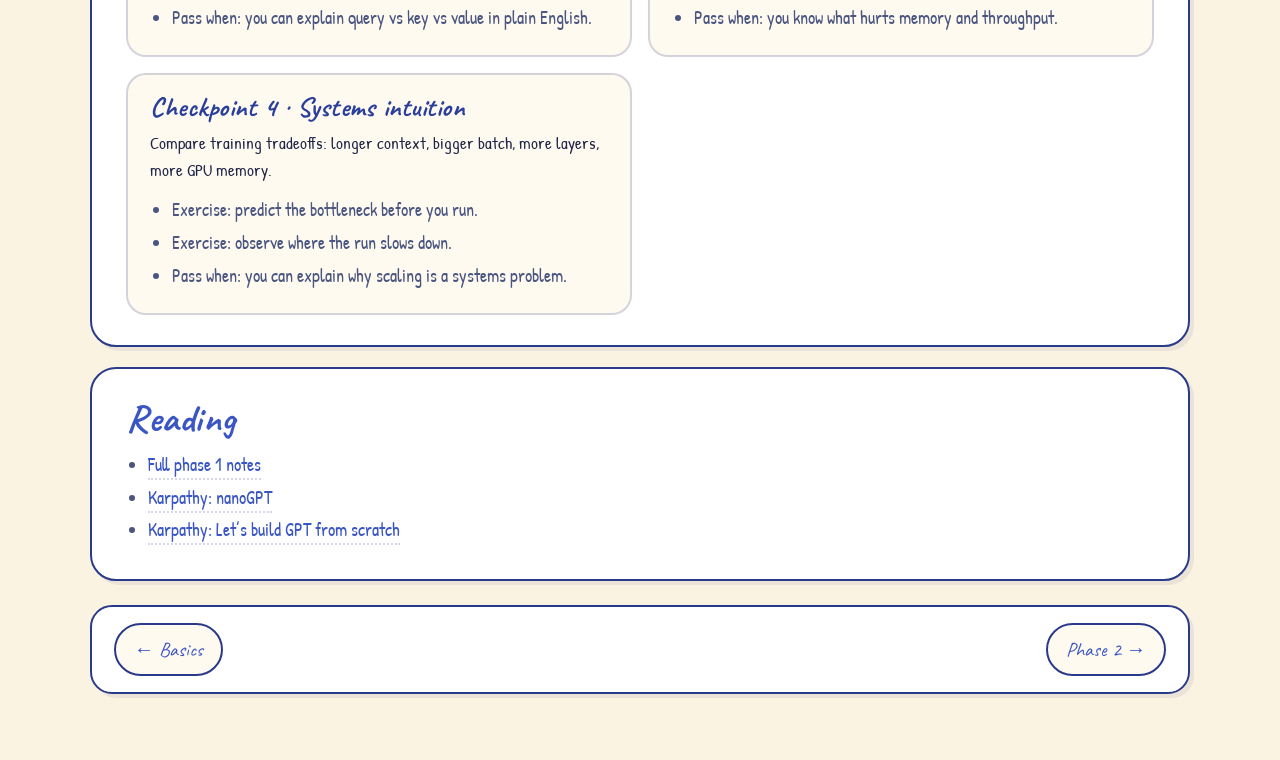
<file: phase-1.html>
<!doctype html>
<html lang="en">
  <head>
    <meta charset="utf-8" />
    <meta name="viewport" content="width=device-width, initial-scale=1" />
    <title>AI Infra Lab · Phase 1</title>
    <link rel="preconnect" href="https://fonts.googleapis.com" />
    <link rel="preconnect" href="https://fonts.gstatic.com" crossorigin />
    <link rel="stylesheet" href="https://fonts.googleapis.com/css2?family=Caveat:wght@600;700&amp;family=Patrick+Hand&amp;display=swap" />
    <link rel="stylesheet" href="styles.css" />
  </head>
  <body>
    <svg width="0" height="0" style="position:absolute" aria-hidden="true">
      <defs>
        <filter id="sketch" x="-2%" y="-2%" width="104%" height="104%">
          <feTurbulence type="fractalNoise" baseFrequency="0.02" numOctaves="2" seed="3"/>
          <feDisplacementMap in="SourceGraphic" scale="1.4"/>
        </filter>
      </defs>
    </svg>
    <main class="shell">
      <nav class="phase-nav" aria-label="Phase navigation">
        <a href="index.html">Home</a>
        <a href="basics.html">Basics</a>
        <a href="phase-1.html" class="is-active">Phase 1</a>
        <a href="phase-2.html">Phase 2</a>
        <a href="phase-3.html">Phase 3</a>
        <a href="phase-4.html">Phase 4</a>
      </nav>

      <header class="hero">
        <p class="kicker">Phase 1 &middot; Pretraining fundamentals</p>
        <h1>How LLMs learn</h1>
        <p class="lede">
          Tokens, embeddings, attention, and the training loop. The mental model engineers need before they can reason about
          memory, throughput, and sequence length.
        </p>
      </header>

      <section class="scope-strip">
        <div>
          <strong>Scope</strong>
          <span>tokens, datasets, loaders, batching, optimizer, checkpoints, GPU basics</span>
        </div>
        <div>
          <strong>Time &middot; LOE</strong>
          <span>1 week &middot; 8&ndash;12 hours</span>
        </div>
        <div>
          <strong>Deliverable</strong>
          <span>run a tiny GPT-style training loop and explain every component</span>
        </div>
      </section>

      <section class="summary-strip">
        <div>
          <span class="label">Mental model</span>
          <p>Raw text &rarr; tokens &rarr; embeddings &rarr; transformer layers &rarr; next-token prediction.</p>
        </div>
        <div>
          <span class="label">Why it matters</span>
          <p>Most AI infrastructure pain comes from memory, throughput, and sequence length.</p>
        </div>
        <div>
          <span class="label">How to use this</span>
          <p>Read one concept, watch the animation, then do the exercise in Karpathy&rsquo;s repo.</p>
        </div>
      </section>

      <section class="grid" id="concepts">
        <article class="card pulse">
          <h2>Tokens</h2>
          <p>Text is broken into subword pieces so the model can operate on a finite vocabulary.</p>
        </article>
        <article class="card pulse delay-1">
          <h2>Embeddings</h2>
          <p>Each token becomes a learned vector. Same token, same base vector, every time.</p>
        </article>
        <article class="card pulse delay-2">
          <h2>Attention</h2>
          <p>Every token decides which other tokens matter most for the current prediction.</p>
        </article>
        <article class="card pulse delay-3">
          <h2>Systems</h2>
          <p>Training speed is usually limited by GPU memory, batch size, and checkpointing.</p>
        </article>
      </section>

      <section class="lesson">
        <h2>Core concepts</h2>
        <div class="lesson-grid">
          <article>
            <h3>Transformer</h3>
            <p>
              A transformer is a stack of layers that repeatedly refines token representations.
              Attention mixes information across tokens; the multi-layer perceptron (MLP) transforms each token independently.
              GPT means Generative Pre-trained Transformer.
            </p>
          </article>
          <article>
            <h3>Query / Key / Value</h3>
            <p>
              For each token, the model makes a query, key, and value (Q/K/V).
              Query asks what to look for, key says how to match, value carries the content.
            </p>
          </article>
          <article>
            <h3>Causal attention</h3>
            <p>
              GPT-style models only look left. A token can use earlier context, not future tokens.
              That is what makes next-token prediction work.
            </p>
          </article>
          <article>
            <h3>Residuals</h3>
            <p>
              Residual connections add the layer output back to the input so the network can learn
              small updates instead of rebuilding everything from scratch.
            </p>
          </article>
        </div>
      </section>

      <section class="animation-panel" id="animation">
        <div class="panel-heading">
          <h2>Animated flow</h2>
          <p>Each stage of the training loop, highlighted in turn. Same card vocabulary as Basics, with twice as many stops.</p>
        </div>

        <div class="loop-track" data-loop-track data-cycle-ms="3600">
          <div class="loop-node is-active" data-loop-node>
            <span>01 &middot; Input</span>
            <strong>tokens in</strong>
            <p>Text becomes token ids the network can process.</p>
          </div>
          <div class="loop-node" data-loop-node>
            <span>02 &middot; Forward</span>
            <strong>embedding + attention</strong>
            <p>Layers mix information left to right through the model.</p>
          </div>
          <div class="loop-node" data-loop-node>
            <span>03 &middot; Prediction</span>
            <strong>logits</strong>
            <p>The final layer scores every candidate next token.</p>
          </div>
          <div class="loop-node" data-loop-node>
            <span>04 &middot; Loss</span>
            <strong>loss(pred, y)</strong>
            <p>How wrong the guess was, as a single number.</p>
          </div>
          <div class="loop-node" data-loop-node>
            <span>05 &middot; Backprop</span>
            <strong>loss.backward()</strong>
            <p>Error signals flow backward through every layer.</p>
          </div>
          <div class="loop-node" data-loop-node>
            <span>06 &middot; Gradients</span>
            <strong>&part;L / &part;w</strong>
            <p>One direction-and-size signal per parameter.</p>
          </div>
          <div class="loop-node" data-loop-node>
            <span>07 &middot; Update</span>
            <strong>optimizer.step()</strong>
            <p>Each weight nudges opposite its gradient.</p>
          </div>
          <div class="loop-node" data-loop-node>
            <span>08 &middot; Residual</span>
            <strong>+ shortcut</strong>
            <p>Skip connections add the input back so layers learn corrections.</p>
          </div>
        </div>

        <div class="glossary">
          <div class="panel-heading compact">
            <h3>Glossary</h3>
            <p>The minimum vocabulary that makes the animation click.</p>
          </div>
          <div class="glossary-grid">
            <div><strong>Forward pass</strong><p>The model&rsquo;s prediction path, left to right.</p></div>
            <div><strong>Logits</strong><p>Raw next-token scores before softmax.</p></div>
            <div><strong>Gradient</strong><p>The direction and size of change that reduces loss.</p></div>
            <div><strong>Residual connection</strong><p>A shortcut path that adds the input back in.</p></div>
          </div>
        </div>
      </section>

      <section class="lesson">
        <h2>How to think about training</h2>
        <ul>
          <li>The model sees a window of tokens and predicts the next token.</li>
          <li>Loss measures how wrong the prediction is.</li>
          <li>Backprop computes gradients for embeddings, attention, and MLP weights.</li>
          <li>The optimizer updates weights and the cycle repeats millions of times.</li>
        </ul>
      </section>

      <section class="curriculum">
        <div class="panel-heading">
          <h2>Hands-on curriculum</h2>
          <p>Warm up with an MLP on MNIST, then move to nanoGPT. Each checkpoint has a concrete exercise and a pass condition.</p>
        </div>

        <div class="curriculum-grid">
          <article>
            <h3>Warm-up &middot; MLP on MNIST</h3>
            <p>Before any GPT code, get the training loop in your hands. Trains a 3-layer MLP on MNIST in Google Colab (or any Python) and runs a learning-rate sweep plus a dropout-vs-no-dropout overfit demo.</p>
            <ul>
              <li>Exercise: open <code class="inline">labs/mnist-mlp.py</code> in Colab; reach ~98% test accuracy.</li>
              <li>Exercise: read the LR-sweep plot. Identify "too small / just right / too large" on a real loss curve.</li>
              <li>Pass when: you can point at every line of the training loop and name the concept from Basics it implements.</li>
            </ul>
            <div class="more-link"><a href="labs/mnist-mlp.py">Open the MLP lab &rarr;</a></div>
          </article>
          <article>
            <h3>Checkpoint 1 &middot; Tokens &amp; embeddings</h3>
            <p>Open nanoGPT and find where text becomes token ids, then where token ids become vectors.</p>
            <ul>
              <li>Exercise: trace the tokenizer input/output shape.</li>
              <li>Exercise: inspect the embedding table size.</li>
              <li>Pass when: you can explain why the model needs a vocab.</li>
            </ul>
          </article>
          <article>
            <h3>Checkpoint 2 &middot; Attention &amp; QKV</h3>
            <p>Locate the Q/K/V projections and follow one token through the attention block.</p>
            <ul>
              <li>Exercise: identify the three linear layers.</li>
              <li>Exercise: sketch what each token attends to.</li>
              <li>Pass when: you can explain query vs key vs value in plain English.</li>
            </ul>
          </article>
          <article>
            <h3>Checkpoint 3 &middot; Tiny training run</h3>
            <p>Run a small GPT training job and watch loss, speed, and checkpoints change.</p>
            <ul>
              <li>Exercise: launch a tiny config in nanoGPT.</li>
              <li>Exercise: change batch size or sequence length.</li>
              <li>Pass when: you know what hurts memory and throughput.</li>
            </ul>
          </article>
          <article>
            <h3>Checkpoint 4 &middot; Systems intuition</h3>
            <p>Compare training tradeoffs: longer context, bigger batch, more layers, more GPU memory.</p>
            <ul>
              <li>Exercise: predict the bottleneck before you run.</li>
              <li>Exercise: observe where the run slows down.</li>
              <li>Pass when: you can explain why scaling is a systems problem.</li>
            </ul>
          </article>
        </div>
      </section>

      <section class="sources">
        <h2>Reading</h2>
        <ul>
          <li><a href="content/phase-1.md">Full phase 1 notes</a></li>
          <li><a href="https://github.com/karpathy/nanoGPT" target="_blank" rel="noreferrer">Karpathy: nanoGPT</a></li>
          <li><a href="https://www.youtube.com/watch?v=kCc8FmEb1nY" target="_blank" rel="noreferrer">Karpathy: Let&rsquo;s build GPT from scratch</a></li>
        </ul>
      </section>

      <nav class="page-footer" aria-label="Pagination">
        <a class="prev" href="basics.html">&larr; Basics</a>
        <a class="next" href="phase-2.html">Phase 2 &rarr;</a>
      </nav>
    </main>
    <script src="app.js"></script>
  </body>
</html>
</file>
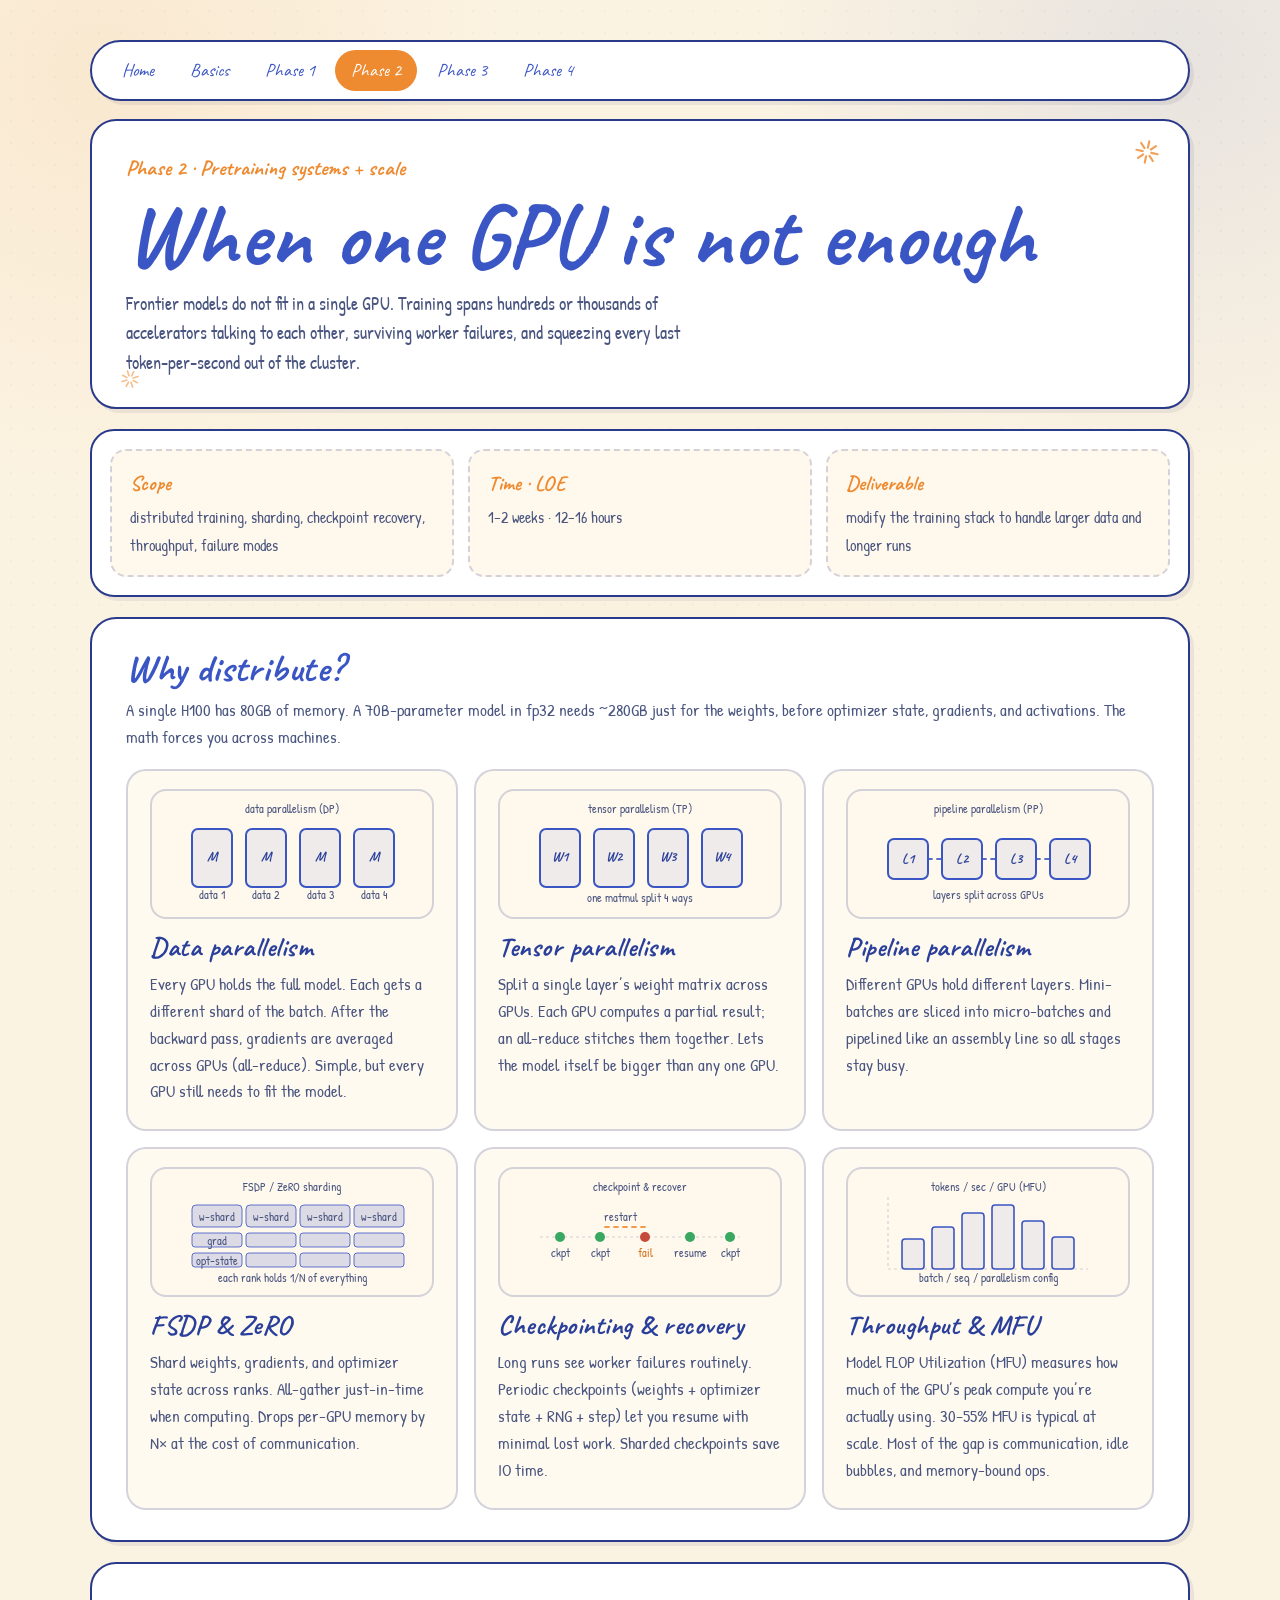
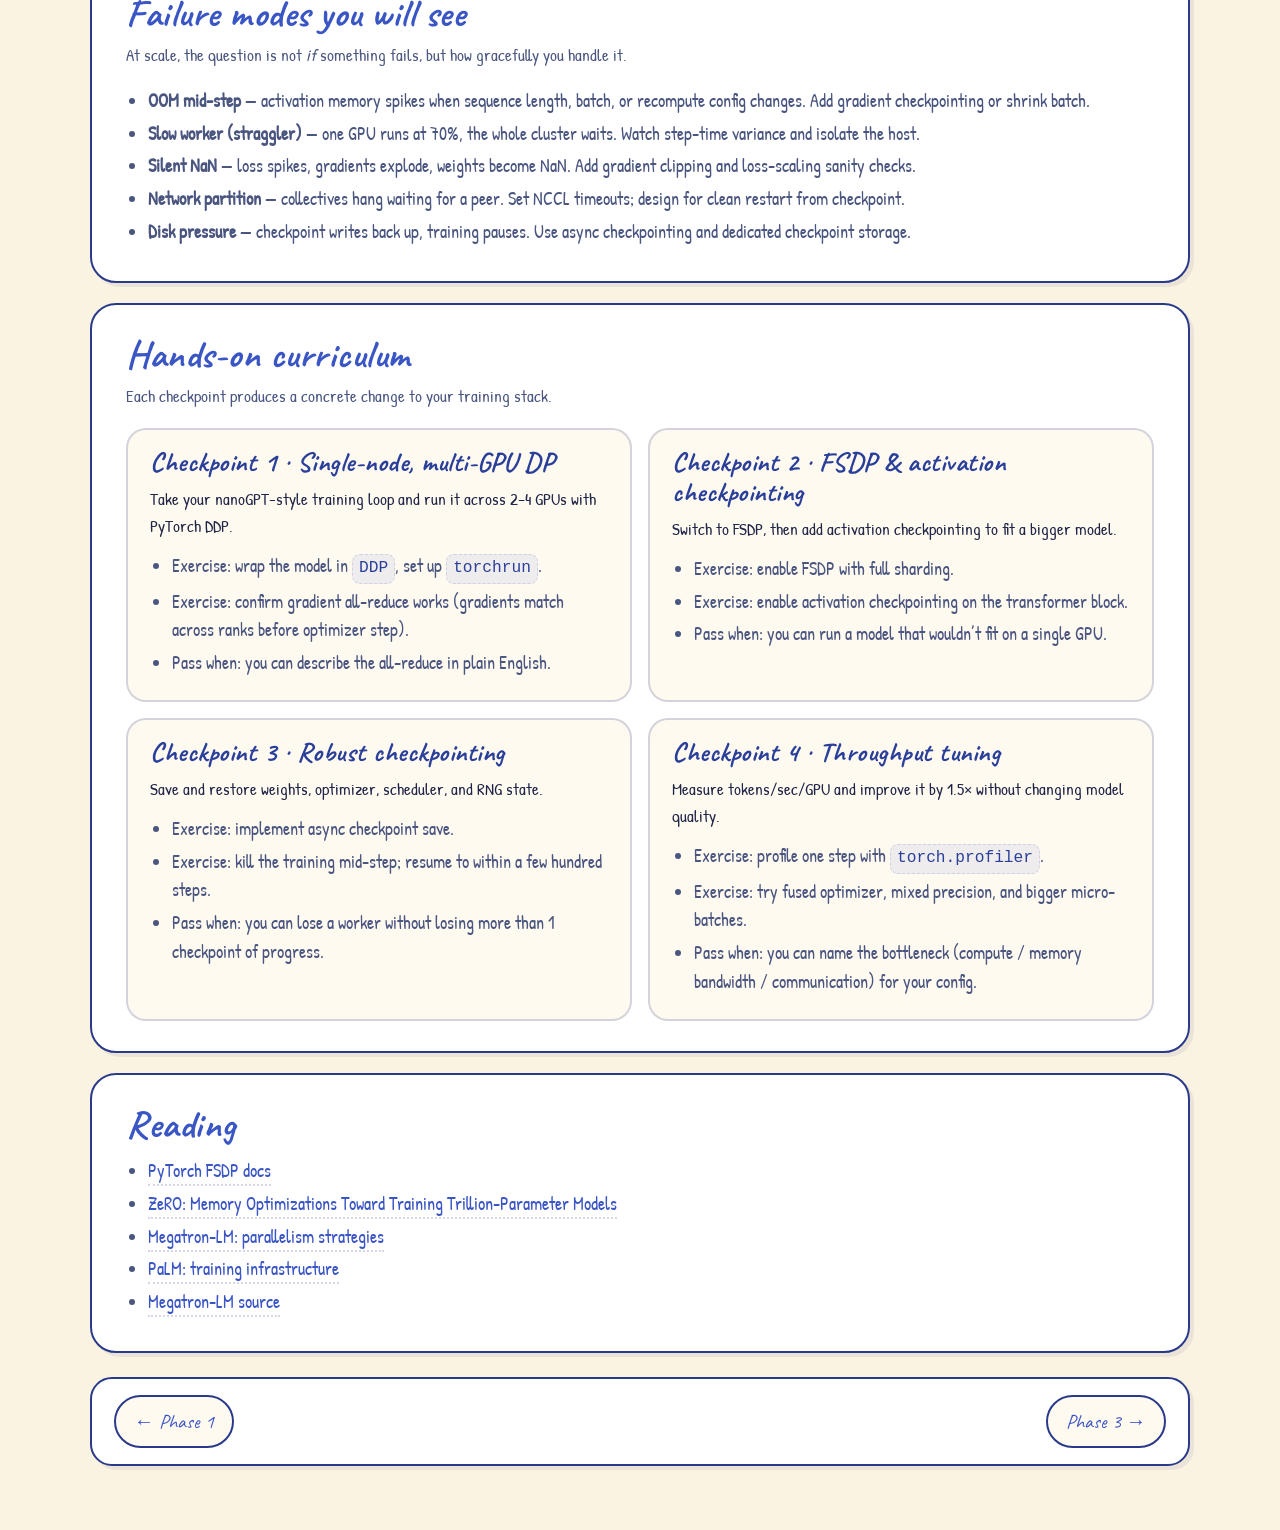
<file: phase-2.html>
<!doctype html>
<html lang="en">
  <head>
    <meta charset="utf-8" />
    <meta name="viewport" content="width=device-width, initial-scale=1" />
    <title>AI Infra Lab · Phase 2</title>
    <link rel="preconnect" href="https://fonts.googleapis.com" />
    <link rel="preconnect" href="https://fonts.gstatic.com" crossorigin />
    <link rel="stylesheet" href="https://fonts.googleapis.com/css2?family=Caveat:wght@600;700&amp;family=Patrick+Hand&amp;display=swap" />
    <link rel="stylesheet" href="styles.css" />
  </head>
  <body>
    <svg width="0" height="0" style="position:absolute" aria-hidden="true">
      <defs>
        <filter id="sketch" x="-2%" y="-2%" width="104%" height="104%">
          <feTurbulence type="fractalNoise" baseFrequency="0.02" numOctaves="2" seed="3"/>
          <feDisplacementMap in="SourceGraphic" scale="1.4"/>
        </filter>
      </defs>
    </svg>
    <main class="shell">
      <nav class="phase-nav" aria-label="Phase navigation">
        <a href="index.html">Home</a>
        <a href="basics.html">Basics</a>
        <a href="phase-1.html">Phase 1</a>
        <a href="phase-2.html" class="is-active">Phase 2</a>
        <a href="phase-3.html">Phase 3</a>
        <a href="phase-4.html">Phase 4</a>
      </nav>

      <header class="hero">
        <p class="kicker">Phase 2 &middot; Pretraining systems + scale</p>
        <h1>When one GPU is not enough</h1>
        <p class="lede">
          Frontier models do not fit in a single GPU. Training spans hundreds or thousands of accelerators talking to each other,
          surviving worker failures, and squeezing every last token-per-second out of the cluster.
        </p>
      </header>

      <section class="scope-strip">
        <div>
          <strong>Scope</strong>
          <span>distributed training, sharding, checkpoint recovery, throughput, failure modes</span>
        </div>
        <div>
          <strong>Time &middot; LOE</strong>
          <span>1&ndash;2 weeks &middot; 12&ndash;16 hours</span>
        </div>
        <div>
          <strong>Deliverable</strong>
          <span>modify the training stack to handle larger data and longer runs</span>
        </div>
      </section>

      <section class="lesson">
        <div class="panel-heading">
          <h2>Why distribute?</h2>
          <p>A single H100 has 80GB of memory. A 70B-parameter model in fp32 needs ~280GB just for the weights, before optimizer state, gradients, and activations. The math forces you across machines.</p>
        </div>
        <div class="lesson-grid fundamentals-grid">
          <article>
            <div class="viz" aria-hidden="true">
              <svg viewBox="0 0 240 110" class="viz-svg" preserveAspectRatio="xMidYMid meet">
                <text x="120" y="14" text-anchor="middle" class="v-text">data parallelism (DP)</text>
                <rect x="20"  y="30" width="40" height="58" rx="6" class="v-box"/>
                <rect x="74"  y="30" width="40" height="58" rx="6" class="v-box" style="animation-delay:.1s"/>
                <rect x="128" y="30" width="40" height="58" rx="6" class="v-box" style="animation-delay:.2s"/>
                <rect x="182" y="30" width="40" height="58" rx="6" class="v-box" style="animation-delay:.3s"/>
                <text x="40"  y="62" text-anchor="middle" class="v-text-strong">M</text>
                <text x="94"  y="62" text-anchor="middle" class="v-text-strong">M</text>
                <text x="148" y="62" text-anchor="middle" class="v-text-strong">M</text>
                <text x="202" y="62" text-anchor="middle" class="v-text-strong">M</text>
                <text x="40"  y="100" text-anchor="middle" class="v-text">data 1</text>
                <text x="94"  y="100" text-anchor="middle" class="v-text">data 2</text>
                <text x="148" y="100" text-anchor="middle" class="v-text">data 3</text>
                <text x="202" y="100" text-anchor="middle" class="v-text">data 4</text>
              </svg>
            </div>
            <h3>Data parallelism</h3>
            <p>Every GPU holds the full model. Each gets a different shard of the batch. After the backward pass, gradients are averaged across GPUs (all-reduce). Simple, but every GPU still needs to fit the model.</p>
          </article>

          <article>
            <div class="viz" aria-hidden="true">
              <svg viewBox="0 0 240 110" class="viz-svg" preserveAspectRatio="xMidYMid meet">
                <text x="120" y="14" text-anchor="middle" class="v-text">tensor parallelism (TP)</text>
                <rect x="20"  y="30" width="40" height="58" rx="6" class="v-box"/>
                <rect x="74"  y="30" width="40" height="58" rx="6" class="v-box" style="animation-delay:.1s"/>
                <rect x="128" y="30" width="40" height="58" rx="6" class="v-box" style="animation-delay:.2s"/>
                <rect x="182" y="30" width="40" height="58" rx="6" class="v-box" style="animation-delay:.3s"/>
                <text x="40"  y="62" text-anchor="middle" class="v-text-strong">W1</text>
                <text x="94"  y="62" text-anchor="middle" class="v-text-strong">W2</text>
                <text x="148" y="62" text-anchor="middle" class="v-text-strong">W3</text>
                <text x="202" y="62" text-anchor="middle" class="v-text-strong">W4</text>
                <text x="120" y="103" text-anchor="middle" class="v-text">one matmul split 4 ways</text>
              </svg>
            </div>
            <h3>Tensor parallelism</h3>
            <p>Split a single layer&rsquo;s weight matrix across GPUs. Each GPU computes a partial result; an all-reduce stitches them together. Lets the model itself be bigger than any one GPU.</p>
          </article>

          <article>
            <div class="viz" aria-hidden="true">
              <svg viewBox="0 0 240 110" class="viz-svg" preserveAspectRatio="xMidYMid meet">
                <text x="120" y="14" text-anchor="middle" class="v-text">pipeline parallelism (PP)</text>
                <rect x="20"  y="40" width="40" height="40" rx="6" class="v-box"/>
                <line x1="60"  y1="60" x2="74"  y2="60" class="v-edge-flow"/>
                <rect x="74"  y="40" width="40" height="40" rx="6" class="v-box" style="animation-delay:.2s"/>
                <line x1="114" y1="60" x2="128" y2="60" class="v-edge-flow" style="animation-delay:.4s"/>
                <rect x="128" y="40" width="40" height="40" rx="6" class="v-box" style="animation-delay:.4s"/>
                <line x1="168" y1="60" x2="182" y2="60" class="v-edge-flow" style="animation-delay:.6s"/>
                <rect x="182" y="40" width="40" height="40" rx="6" class="v-box" style="animation-delay:.6s"/>
                <text x="40"  y="64" text-anchor="middle" class="v-text-strong">L1</text>
                <text x="94"  y="64" text-anchor="middle" class="v-text-strong">L2</text>
                <text x="148" y="64" text-anchor="middle" class="v-text-strong">L3</text>
                <text x="202" y="64" text-anchor="middle" class="v-text-strong">L4</text>
                <text x="120" y="100" text-anchor="middle" class="v-text">layers split across GPUs</text>
              </svg>
            </div>
            <h3>Pipeline parallelism</h3>
            <p>Different GPUs hold different layers. Mini-batches are sliced into micro-batches and pipelined like an assembly line so all stages stay busy.</p>
          </article>

          <article>
            <div class="viz" aria-hidden="true">
              <svg viewBox="0 0 240 110" class="viz-svg" preserveAspectRatio="xMidYMid meet">
                <text x="120" y="14" text-anchor="middle" class="v-text">FSDP / ZeRO sharding</text>
                <rect x="20"  y="28" width="50" height="22" rx="4" class="v-weight"/>
                <rect x="74"  y="28" width="50" height="22" rx="4" class="v-weight" style="animation-delay:.15s"/>
                <rect x="128" y="28" width="50" height="22" rx="4" class="v-weight" style="animation-delay:.3s"/>
                <rect x="182" y="28" width="50" height="22" rx="4" class="v-weight" style="animation-delay:.45s"/>
                <text x="45"  y="44" text-anchor="middle" class="v-text">w-shard</text>
                <text x="99"  y="44" text-anchor="middle" class="v-text">w-shard</text>
                <text x="153" y="44" text-anchor="middle" class="v-text">w-shard</text>
                <text x="207" y="44" text-anchor="middle" class="v-text">w-shard</text>
                <rect x="20"  y="56" width="50" height="14" rx="3" class="v-weight" style="animation-delay:.05s"/>
                <rect x="74"  y="56" width="50" height="14" rx="3" class="v-weight" style="animation-delay:.20s"/>
                <rect x="128" y="56" width="50" height="14" rx="3" class="v-weight" style="animation-delay:.35s"/>
                <rect x="182" y="56" width="50" height="14" rx="3" class="v-weight" style="animation-delay:.50s"/>
                <rect x="20"  y="76" width="50" height="14" rx="3" class="v-weight" style="animation-delay:.10s"/>
                <rect x="74"  y="76" width="50" height="14" rx="3" class="v-weight" style="animation-delay:.25s"/>
                <rect x="128" y="76" width="50" height="14" rx="3" class="v-weight" style="animation-delay:.40s"/>
                <rect x="182" y="76" width="50" height="14" rx="3" class="v-weight" style="animation-delay:.55s"/>
                <text x="45"  y="68" text-anchor="middle" class="v-text">grad</text>
                <text x="45"  y="88" text-anchor="middle" class="v-text">opt-state</text>
                <text x="120" y="105" text-anchor="middle" class="v-text">each rank holds 1/N of everything</text>
              </svg>
            </div>
            <h3>FSDP &amp; ZeRO</h3>
            <p>Shard weights, gradients, and optimizer state across ranks. All-gather just-in-time when computing. Drops per-GPU memory by N&times; at the cost of communication.</p>
          </article>

          <article>
            <div class="viz" aria-hidden="true">
              <svg viewBox="0 0 240 110" class="viz-svg" preserveAspectRatio="xMidYMid meet">
                <text x="120" y="14" text-anchor="middle" class="v-text">checkpoint &amp; recover</text>
                <line x1="20" y1="60" x2="220" y2="60" class="v-axis"/>
                <circle cx="40" cy="60" r="5" class="v-ok"/>
                <text x="40" y="80" text-anchor="middle" class="v-text">ckpt</text>
                <circle cx="80" cy="60" r="5" class="v-ok"/>
                <text x="80" y="80" text-anchor="middle" class="v-text">ckpt</text>
                <circle cx="125" cy="60" r="5" class="v-fail"/>
                <text x="125" y="80" text-anchor="middle" class="v-text v-text-red">fail</text>
                <line x1="125" y1="50" x2="80" y2="50" class="v-edge-flow-back" style="animation-delay:.2s"/>
                <text x="100" y="44" text-anchor="middle" class="v-text">restart</text>
                <circle cx="170" cy="60" r="5" class="v-ok"/>
                <text x="170" y="80" text-anchor="middle" class="v-text">resume</text>
                <circle cx="210" cy="60" r="5" class="v-ok"/>
                <text x="210" y="80" text-anchor="middle" class="v-text">ckpt</text>
              </svg>
            </div>
            <h3>Checkpointing &amp; recovery</h3>
            <p>Long runs see worker failures routinely. Periodic checkpoints (weights + optimizer state + RNG + step) let you resume with minimal lost work. Sharded checkpoints save IO time.</p>
          </article>

          <article>
            <div class="viz" aria-hidden="true">
              <svg viewBox="0 0 240 110" class="viz-svg" preserveAspectRatio="xMidYMid meet">
                <text x="120" y="14" text-anchor="middle" class="v-text">tokens / sec / GPU (MFU)</text>
                <line x1="20" y1="92" x2="220" y2="92" class="v-axis"/>
                <line x1="20" y1="20" x2="20"  y2="92" class="v-axis"/>
                <rect x="34"  y="62" width="22" height="30" rx="3" class="v-bar-base"/>
                <rect x="64"  y="50" width="22" height="42" rx="3" class="v-bar-base"/>
                <rect x="94"  y="36" width="22" height="56" rx="3" class="v-bar-base"/>
                <rect x="124" y="28" width="22" height="64" rx="3" class="v-bar-base"/>
                <rect x="154" y="44" width="22" height="48" rx="3" class="v-bar-base"/>
                <rect x="184" y="60" width="22" height="32" rx="3" class="v-bar-base"/>
                <text x="120" y="105" text-anchor="middle" class="v-text">batch / seq / parallelism config</text>
              </svg>
            </div>
            <h3>Throughput &amp; MFU</h3>
            <p>Model FLOP Utilization (MFU) measures how much of the GPU&rsquo;s peak compute you&rsquo;re actually using. 30&ndash;55% MFU is typical at scale. Most of the gap is communication, idle bubbles, and memory-bound ops.</p>
          </article>
        </div>
      </section>

      <section class="lesson">
        <div class="panel-heading">
          <h2>Failure modes you will see</h2>
          <p>At scale, the question is not <em>if</em> something fails, but how gracefully you handle it.</p>
        </div>
        <ul>
          <li><strong>OOM mid-step</strong> &mdash; activation memory spikes when sequence length, batch, or recompute config changes. Add gradient checkpointing or shrink batch.</li>
          <li><strong>Slow worker (straggler)</strong> &mdash; one GPU runs at 70%, the whole cluster waits. Watch step-time variance and isolate the host.</li>
          <li><strong>Silent NaN</strong> &mdash; loss spikes, gradients explode, weights become NaN. Add gradient clipping and loss-scaling sanity checks.</li>
          <li><strong>Network partition</strong> &mdash; collectives hang waiting for a peer. Set NCCL timeouts; design for clean restart from checkpoint.</li>
          <li><strong>Disk pressure</strong> &mdash; checkpoint writes back up, training pauses. Use async checkpointing and dedicated checkpoint storage.</li>
        </ul>
      </section>

      <section class="curriculum">
        <div class="panel-heading">
          <h2>Hands-on curriculum</h2>
          <p>Each checkpoint produces a concrete change to your training stack.</p>
        </div>
        <div class="curriculum-grid">
          <article>
            <h3>Checkpoint 1 &middot; Single-node, multi-GPU DP</h3>
            <p>Take your nanoGPT-style training loop and run it across 2&ndash;4 GPUs with PyTorch DDP.</p>
            <ul>
              <li>Exercise: wrap the model in <code class="inline">DDP</code>, set up <code class="inline">torchrun</code>.</li>
              <li>Exercise: confirm gradient all-reduce works (gradients match across ranks before optimizer step).</li>
              <li>Pass when: you can describe the all-reduce in plain English.</li>
            </ul>
          </article>
          <article>
            <h3>Checkpoint 2 &middot; FSDP &amp; activation checkpointing</h3>
            <p>Switch to FSDP, then add activation checkpointing to fit a bigger model.</p>
            <ul>
              <li>Exercise: enable FSDP with full sharding.</li>
              <li>Exercise: enable activation checkpointing on the transformer block.</li>
              <li>Pass when: you can run a model that wouldn&rsquo;t fit on a single GPU.</li>
            </ul>
          </article>
          <article>
            <h3>Checkpoint 3 &middot; Robust checkpointing</h3>
            <p>Save and restore weights, optimizer, scheduler, and RNG state.</p>
            <ul>
              <li>Exercise: implement async checkpoint save.</li>
              <li>Exercise: kill the training mid-step; resume to within a few hundred steps.</li>
              <li>Pass when: you can lose a worker without losing more than 1 checkpoint of progress.</li>
            </ul>
          </article>
          <article>
            <h3>Checkpoint 4 &middot; Throughput tuning</h3>
            <p>Measure tokens/sec/GPU and improve it by 1.5&times; without changing model quality.</p>
            <ul>
              <li>Exercise: profile one step with <code class="inline">torch.profiler</code>.</li>
              <li>Exercise: try fused optimizer, mixed precision, and bigger micro-batches.</li>
              <li>Pass when: you can name the bottleneck (compute / memory bandwidth / communication) for your config.</li>
            </ul>
          </article>
        </div>
      </section>

      <section class="sources">
        <h2>Reading</h2>
        <ul>
          <li><a href="https://pytorch.org/docs/stable/fsdp.html" target="_blank" rel="noreferrer">PyTorch FSDP docs</a></li>
          <li><a href="https://arxiv.org/abs/1910.02054" target="_blank" rel="noreferrer">ZeRO: Memory Optimizations Toward Training Trillion-Parameter Models</a></li>
          <li><a href="https://arxiv.org/abs/2104.04473" target="_blank" rel="noreferrer">Megatron-LM: parallelism strategies</a></li>
          <li><a href="https://arxiv.org/abs/2204.02311" target="_blank" rel="noreferrer">PaLM: training infrastructure</a></li>
          <li><a href="https://github.com/NVIDIA/Megatron-LM" target="_blank" rel="noreferrer">Megatron-LM source</a></li>
        </ul>
      </section>

      <nav class="page-footer" aria-label="Pagination">
        <a class="prev" href="phase-1.html">&larr; Phase 1</a>
        <a class="next" href="phase-3.html">Phase 3 &rarr;</a>
      </nav>
    </main>
    <script src="app.js"></script>
  </body>
</html>
</file>
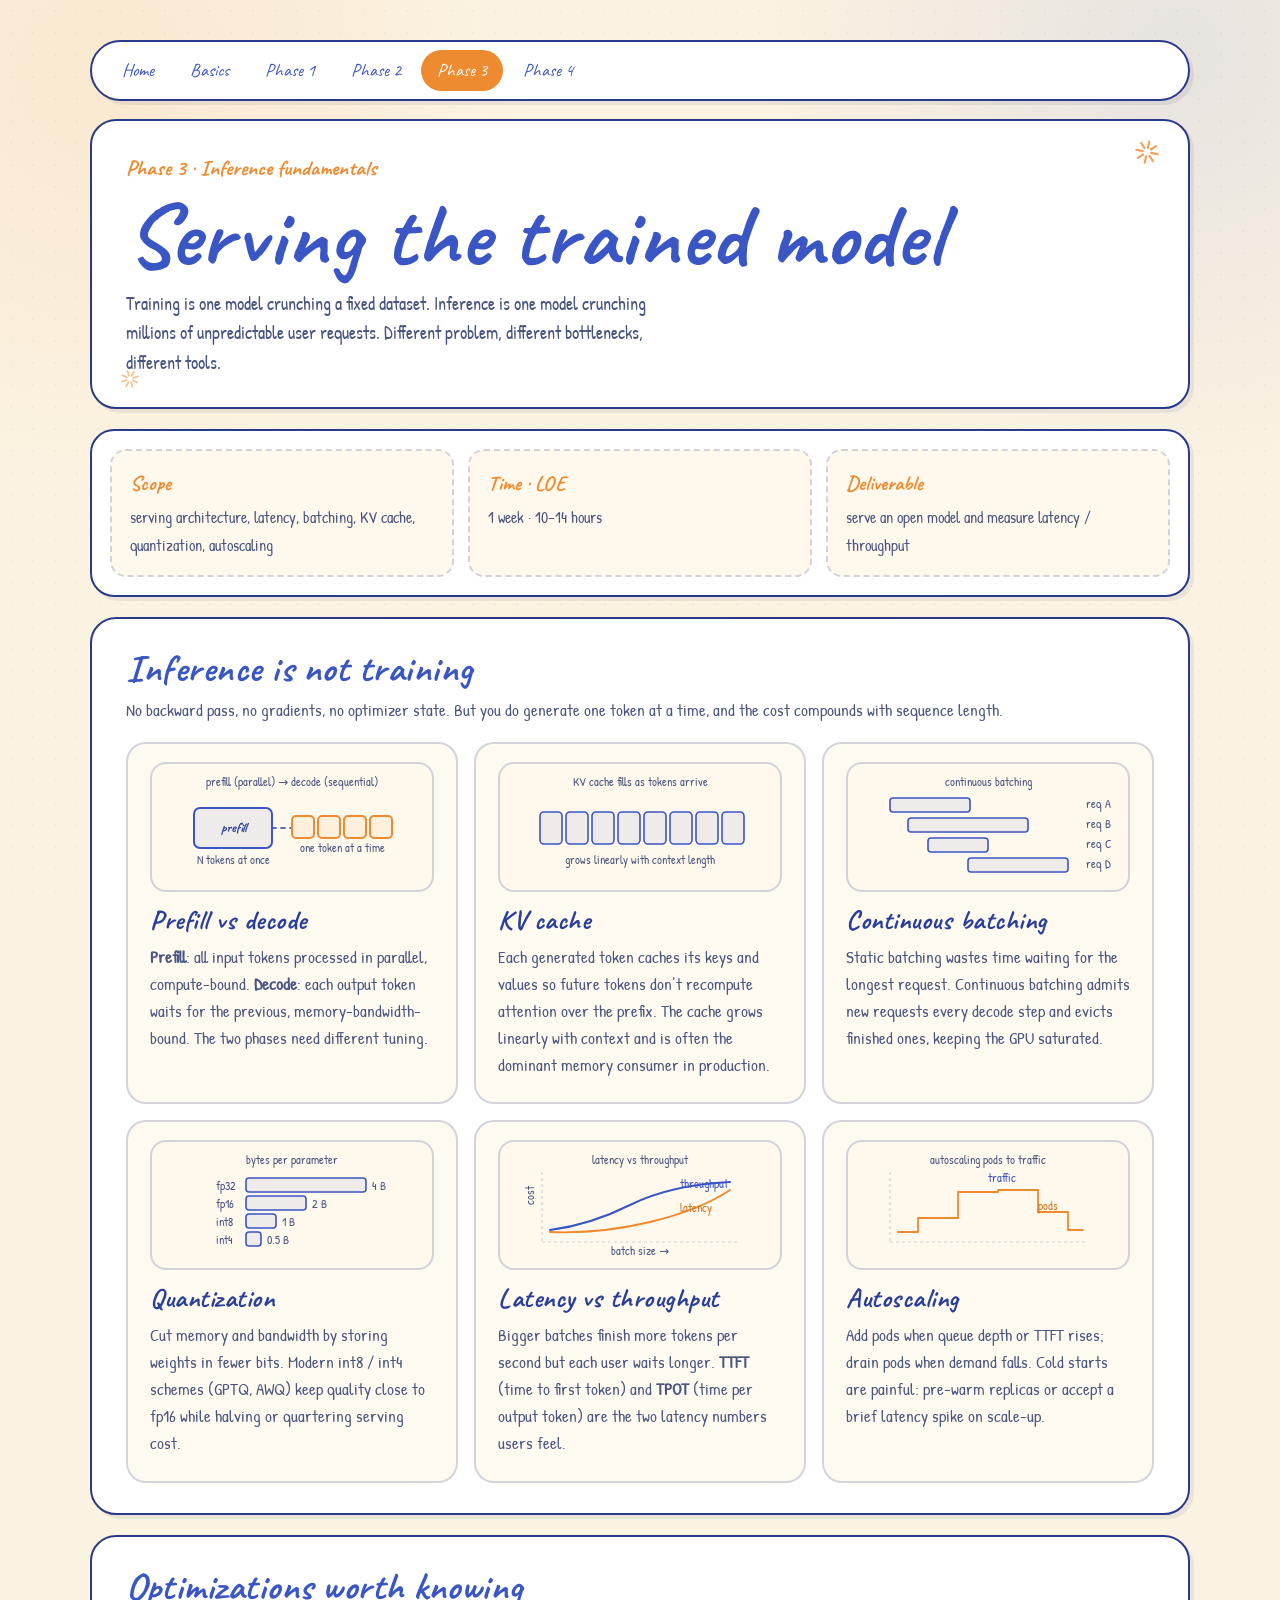
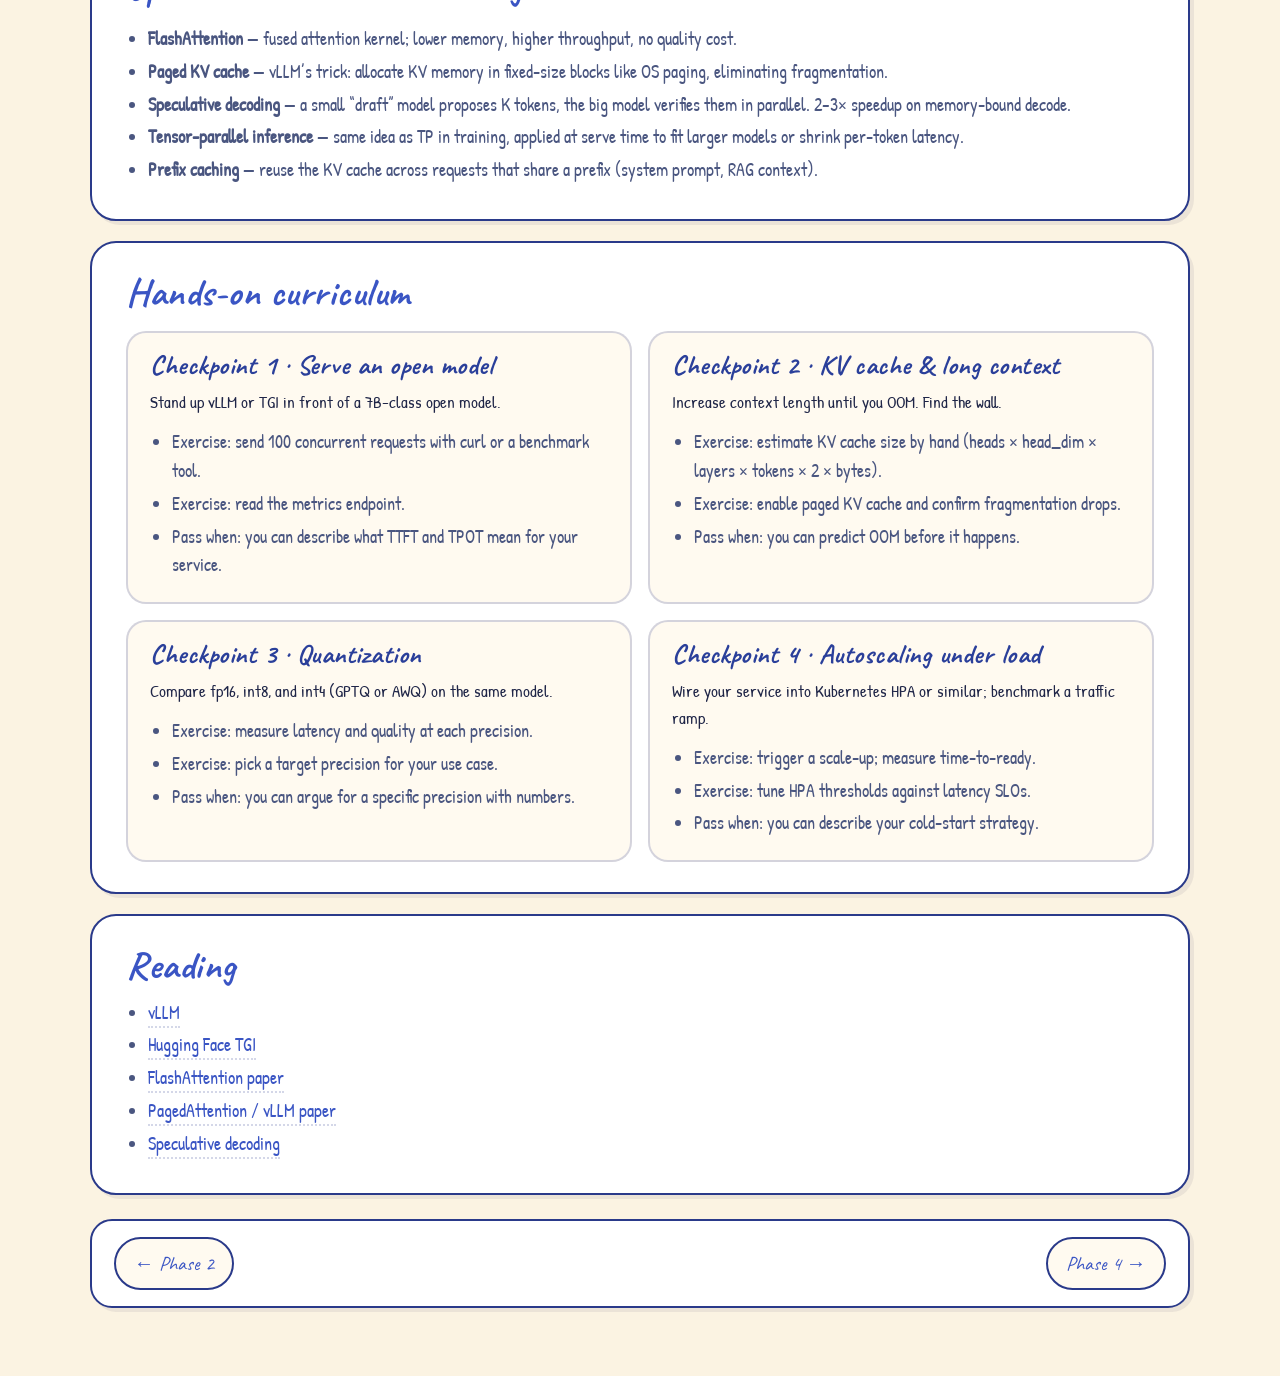
<file: phase-3.html>
<!doctype html>
<html lang="en">
  <head>
    <meta charset="utf-8" />
    <meta name="viewport" content="width=device-width, initial-scale=1" />
    <title>AI Infra Lab · Phase 3</title>
    <link rel="preconnect" href="https://fonts.googleapis.com" />
    <link rel="preconnect" href="https://fonts.gstatic.com" crossorigin />
    <link rel="stylesheet" href="https://fonts.googleapis.com/css2?family=Caveat:wght@600;700&amp;family=Patrick+Hand&amp;display=swap" />
    <link rel="stylesheet" href="styles.css" />
  </head>
  <body>
    <svg width="0" height="0" style="position:absolute" aria-hidden="true">
      <defs>
        <filter id="sketch" x="-2%" y="-2%" width="104%" height="104%">
          <feTurbulence type="fractalNoise" baseFrequency="0.02" numOctaves="2" seed="3"/>
          <feDisplacementMap in="SourceGraphic" scale="1.4"/>
        </filter>
      </defs>
    </svg>
    <main class="shell">
      <nav class="phase-nav" aria-label="Phase navigation">
        <a href="index.html">Home</a>
        <a href="basics.html">Basics</a>
        <a href="phase-1.html">Phase 1</a>
        <a href="phase-2.html">Phase 2</a>
        <a href="phase-3.html" class="is-active">Phase 3</a>
        <a href="phase-4.html">Phase 4</a>
      </nav>

      <header class="hero">
        <p class="kicker">Phase 3 &middot; Inference fundamentals</p>
        <h1>Serving the trained model</h1>
        <p class="lede">
          Training is one model crunching a fixed dataset. Inference is one model crunching millions of unpredictable user requests.
          Different problem, different bottlenecks, different tools.
        </p>
      </header>

      <section class="scope-strip">
        <div>
          <strong>Scope</strong>
          <span>serving architecture, latency, batching, KV cache, quantization, autoscaling</span>
        </div>
        <div>
          <strong>Time &middot; LOE</strong>
          <span>1 week &middot; 10&ndash;14 hours</span>
        </div>
        <div>
          <strong>Deliverable</strong>
          <span>serve an open model and measure latency / throughput</span>
        </div>
      </section>

      <section class="lesson">
        <div class="panel-heading">
          <h2>Inference is not training</h2>
          <p>No backward pass, no gradients, no optimizer state. But you do generate one token at a time, and the cost compounds with sequence length.</p>
        </div>
        <div class="lesson-grid fundamentals-grid">
          <article>
            <div class="viz" aria-hidden="true">
              <svg viewBox="0 0 240 110" class="viz-svg" preserveAspectRatio="xMidYMid meet">
                <text x="120" y="14" text-anchor="middle" class="v-text">prefill (parallel) &rarr; decode (sequential)</text>
                <rect x="22" y="36" width="78" height="40" rx="6" class="v-box"/>
                <text x="61" y="60" text-anchor="middle" class="v-text-strong">prefill</text>
                <text x="61" y="92" text-anchor="middle" class="v-text">N tokens at once</text>
                <line x1="100" y1="56" x2="120" y2="56" class="v-edge-flow" style="animation-delay:.2s"/>
                <rect x="120" y="44" width="22" height="22" rx="4" class="v-box-back" style="animation-delay:.3s"/>
                <rect x="146" y="44" width="22" height="22" rx="4" class="v-box-back" style="animation-delay:.5s"/>
                <rect x="172" y="44" width="22" height="22" rx="4" class="v-box-back" style="animation-delay:.7s"/>
                <rect x="198" y="44" width="22" height="22" rx="4" class="v-box-back" style="animation-delay:.9s"/>
                <text x="170" y="80" text-anchor="middle" class="v-text">one token at a time</text>
              </svg>
            </div>
            <h3>Prefill vs decode</h3>
            <p><strong>Prefill</strong>: all input tokens processed in parallel, compute-bound. <strong>Decode</strong>: each output token waits for the previous, memory-bandwidth-bound. The two phases need different tuning.</p>
          </article>

          <article>
            <div class="viz" aria-hidden="true">
              <svg viewBox="0 0 240 110" class="viz-svg" preserveAspectRatio="xMidYMid meet">
                <text x="120" y="14" text-anchor="middle" class="v-text">KV cache fills as tokens arrive</text>
                <rect x="20"  y="40" width="22" height="32" rx="4" class="v-bar-base"/>
                <rect x="46"  y="40" width="22" height="32" rx="4" class="v-bar-base"/>
                <rect x="72"  y="40" width="22" height="32" rx="4" class="v-bar-base"/>
                <rect x="98"  y="40" width="22" height="32" rx="4" class="v-bar-base"/>
                <rect x="124" y="40" width="22" height="32" rx="4" class="v-bar-base"/>
                <rect x="150" y="40" width="22" height="32" rx="4" class="v-bar-base"/>
                <rect x="176" y="40" width="22" height="32" rx="4" class="v-bar-base"/>
                <rect x="202" y="40" width="22" height="32" rx="4" class="v-bar-base"/>
                <text x="120" y="92" text-anchor="middle" class="v-text">grows linearly with context length</text>
              </svg>
            </div>
            <h3>KV cache</h3>
            <p>Each generated token caches its keys and values so future tokens don&rsquo;t recompute attention over the prefix. The cache grows linearly with context and is often the dominant memory consumer in production.</p>
          </article>

          <article>
            <div class="viz" aria-hidden="true">
              <svg viewBox="0 0 240 110" class="viz-svg" preserveAspectRatio="xMidYMid meet">
                <text x="120" y="14" text-anchor="middle" class="v-text">continuous batching</text>
                <rect x="22"  y="26" width="80" height="14" rx="3" class="v-bar-base"/>
                <rect x="40"  y="46" width="120" height="14" rx="3" class="v-bar-base"/>
                <rect x="60"  y="66" width="60" height="14" rx="3" class="v-bar-base"/>
                <rect x="100" y="86" width="100" height="14" rx="3" class="v-bar-base"/>
                <text x="218" y="36" class="v-text">req A</text>
                <text x="218" y="56" class="v-text">req B</text>
                <text x="218" y="76" class="v-text">req C</text>
                <text x="218" y="96" class="v-text">req D</text>
              </svg>
            </div>
            <h3>Continuous batching</h3>
            <p>Static batching wastes time waiting for the longest request. Continuous batching admits new requests every decode step and evicts finished ones, keeping the GPU saturated.</p>
          </article>

          <article>
            <div class="viz" aria-hidden="true">
              <svg viewBox="0 0 240 110" class="viz-svg" preserveAspectRatio="xMidYMid meet">
                <text x="120" y="14" text-anchor="middle" class="v-text">bytes per parameter</text>
                <text x="44" y="40" class="v-text">fp32</text>
                <rect x="74" y="28" width="120" height="14" rx="3" class="v-bar-base"/>
                <text x="200" y="40" class="v-text">4 B</text>
                <text x="44" y="58" class="v-text">fp16</text>
                <rect x="74" y="46" width="60" height="14" rx="3" class="v-bar-base"/>
                <text x="140" y="58" class="v-text">2 B</text>
                <text x="44" y="76" class="v-text">int8</text>
                <rect x="74" y="64" width="30" height="14" rx="3" class="v-bar-base"/>
                <text x="110" y="76" class="v-text">1 B</text>
                <text x="44" y="94" class="v-text">int4</text>
                <rect x="74" y="82" width="15" height="14" rx="3" class="v-bar-base"/>
                <text x="95" y="94" class="v-text">0.5 B</text>
              </svg>
            </div>
            <h3>Quantization</h3>
            <p>Cut memory and bandwidth by storing weights in fewer bits. Modern int8 / int4 schemes (GPTQ, AWQ) keep quality close to fp16 while halving or quartering serving cost.</p>
          </article>

          <article>
            <div class="viz" aria-hidden="true">
              <svg viewBox="0 0 240 110" class="viz-svg" preserveAspectRatio="xMidYMid meet">
                <text x="120" y="14" text-anchor="middle" class="v-text">latency vs throughput</text>
                <line x1="22" y1="92" x2="220" y2="92" class="v-axis"/>
                <line x1="22" y1="22" x2="22"  y2="92" class="v-axis"/>
                <text x="120" y="105" text-anchor="middle" class="v-text">batch size &rarr;</text>
                <text x="14"  y="55"  class="v-text" transform="rotate(-90,14,55)">cost</text>
                <path d="M 30,80 Q 70,75 110,55 T 210,32" fill="none" class="v-curve"/>
                <text x="160" y="38" class="v-text v-text-cyan">throughput</text>
                <path d="M 30,82 Q 80,84 130,72 T 210,40" fill="none" class="v-curve-overfit"/>
                <text x="160" y="62" class="v-text v-text-red">latency</text>
              </svg>
            </div>
            <h3>Latency vs throughput</h3>
            <p>Bigger batches finish more tokens per second but each user waits longer. <strong>TTFT</strong> (time to first token) and <strong>TPOT</strong> (time per output token) are the two latency numbers users feel.</p>
          </article>

          <article>
            <div class="viz" aria-hidden="true">
              <svg viewBox="0 0 240 110" class="viz-svg" preserveAspectRatio="xMidYMid meet">
                <text x="120" y="14" text-anchor="middle" class="v-text">autoscaling pods to traffic</text>
                <line x1="22" y1="92" x2="220" y2="92" class="v-axis"/>
                <line x1="22" y1="22" x2="22"  y2="92" class="v-axis"/>
                <path d="M 30,80 Q 60,40 110,30 Q 150,28 180,55 Q 200,72 215,78" fill="none" class="v-loss-train"/>
                <text x="120" y="32" class="v-text v-text-cyan">traffic</text>
                <path d="M 30,82 L 50,82 L 50,68 L 90,68 L 90,42 L 130,42 L 130,40 L 170,40 L 170,62 L 200,62 L 200,80 L 215,80" fill="none" class="v-curve-overfit"/>
                <text x="170" y="60" class="v-text v-text-red">pods</text>
              </svg>
            </div>
            <h3>Autoscaling</h3>
            <p>Add pods when queue depth or TTFT rises; drain pods when demand falls. Cold starts are painful: pre-warm replicas or accept a brief latency spike on scale-up.</p>
          </article>
        </div>
      </section>

      <section class="lesson">
        <div class="panel-heading">
          <h2>Optimizations worth knowing</h2>
        </div>
        <ul>
          <li><strong>FlashAttention</strong> &mdash; fused attention kernel; lower memory, higher throughput, no quality cost.</li>
          <li><strong>Paged KV cache</strong> &mdash; vLLM&rsquo;s trick: allocate KV memory in fixed-size blocks like OS paging, eliminating fragmentation.</li>
          <li><strong>Speculative decoding</strong> &mdash; a small &ldquo;draft&rdquo; model proposes K tokens, the big model verifies them in parallel. 2&ndash;3&times; speedup on memory-bound decode.</li>
          <li><strong>Tensor-parallel inference</strong> &mdash; same idea as TP in training, applied at serve time to fit larger models or shrink per-token latency.</li>
          <li><strong>Prefix caching</strong> &mdash; reuse the KV cache across requests that share a prefix (system prompt, RAG context).</li>
        </ul>
      </section>

      <section class="curriculum">
        <div class="panel-heading">
          <h2>Hands-on curriculum</h2>
        </div>
        <div class="curriculum-grid">
          <article>
            <h3>Checkpoint 1 &middot; Serve an open model</h3>
            <p>Stand up vLLM or TGI in front of a 7B-class open model.</p>
            <ul>
              <li>Exercise: send 100 concurrent requests with curl or a benchmark tool.</li>
              <li>Exercise: read the metrics endpoint.</li>
              <li>Pass when: you can describe what TTFT and TPOT mean for your service.</li>
            </ul>
          </article>
          <article>
            <h3>Checkpoint 2 &middot; KV cache &amp; long context</h3>
            <p>Increase context length until you OOM. Find the wall.</p>
            <ul>
              <li>Exercise: estimate KV cache size by hand (heads &times; head_dim &times; layers &times; tokens &times; 2 &times; bytes).</li>
              <li>Exercise: enable paged KV cache and confirm fragmentation drops.</li>
              <li>Pass when: you can predict OOM before it happens.</li>
            </ul>
          </article>
          <article>
            <h3>Checkpoint 3 &middot; Quantization</h3>
            <p>Compare fp16, int8, and int4 (GPTQ or AWQ) on the same model.</p>
            <ul>
              <li>Exercise: measure latency and quality at each precision.</li>
              <li>Exercise: pick a target precision for your use case.</li>
              <li>Pass when: you can argue for a specific precision with numbers.</li>
            </ul>
          </article>
          <article>
            <h3>Checkpoint 4 &middot; Autoscaling under load</h3>
            <p>Wire your service into Kubernetes HPA or similar; benchmark a traffic ramp.</p>
            <ul>
              <li>Exercise: trigger a scale-up; measure time-to-ready.</li>
              <li>Exercise: tune HPA thresholds against latency SLOs.</li>
              <li>Pass when: you can describe your cold-start strategy.</li>
            </ul>
          </article>
        </div>
      </section>

      <section class="sources">
        <h2>Reading</h2>
        <ul>
          <li><a href="https://github.com/vllm-project/vllm" target="_blank" rel="noreferrer">vLLM</a></li>
          <li><a href="https://github.com/huggingface/text-generation-inference" target="_blank" rel="noreferrer">Hugging Face TGI</a></li>
          <li><a href="https://arxiv.org/abs/2205.14135" target="_blank" rel="noreferrer">FlashAttention paper</a></li>
          <li><a href="https://arxiv.org/abs/2309.06180" target="_blank" rel="noreferrer">PagedAttention / vLLM paper</a></li>
          <li><a href="https://arxiv.org/abs/2211.17192" target="_blank" rel="noreferrer">Speculative decoding</a></li>
        </ul>
      </section>

      <nav class="page-footer" aria-label="Pagination">
        <a class="prev" href="phase-2.html">&larr; Phase 2</a>
        <a class="next" href="phase-4.html">Phase 4 &rarr;</a>
      </nav>
    </main>
    <script src="app.js"></script>
  </body>
</html>
</file>
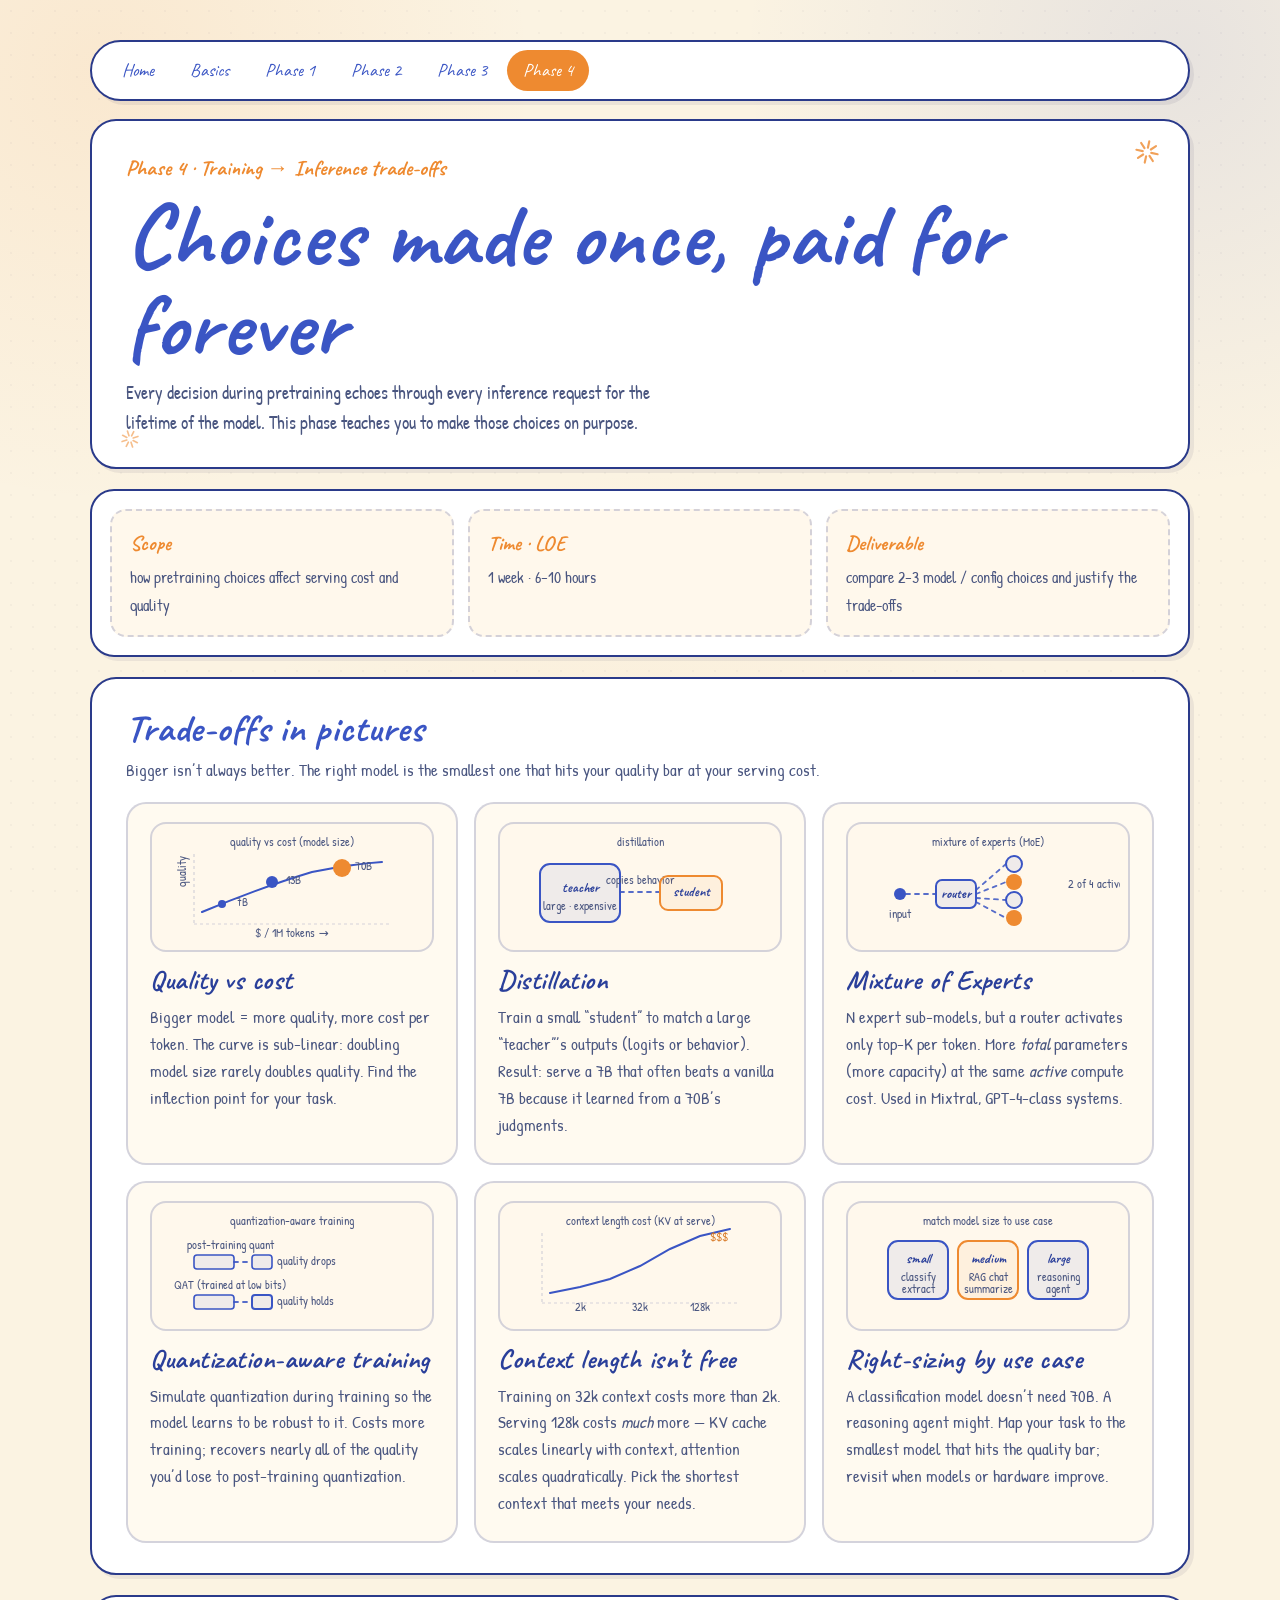
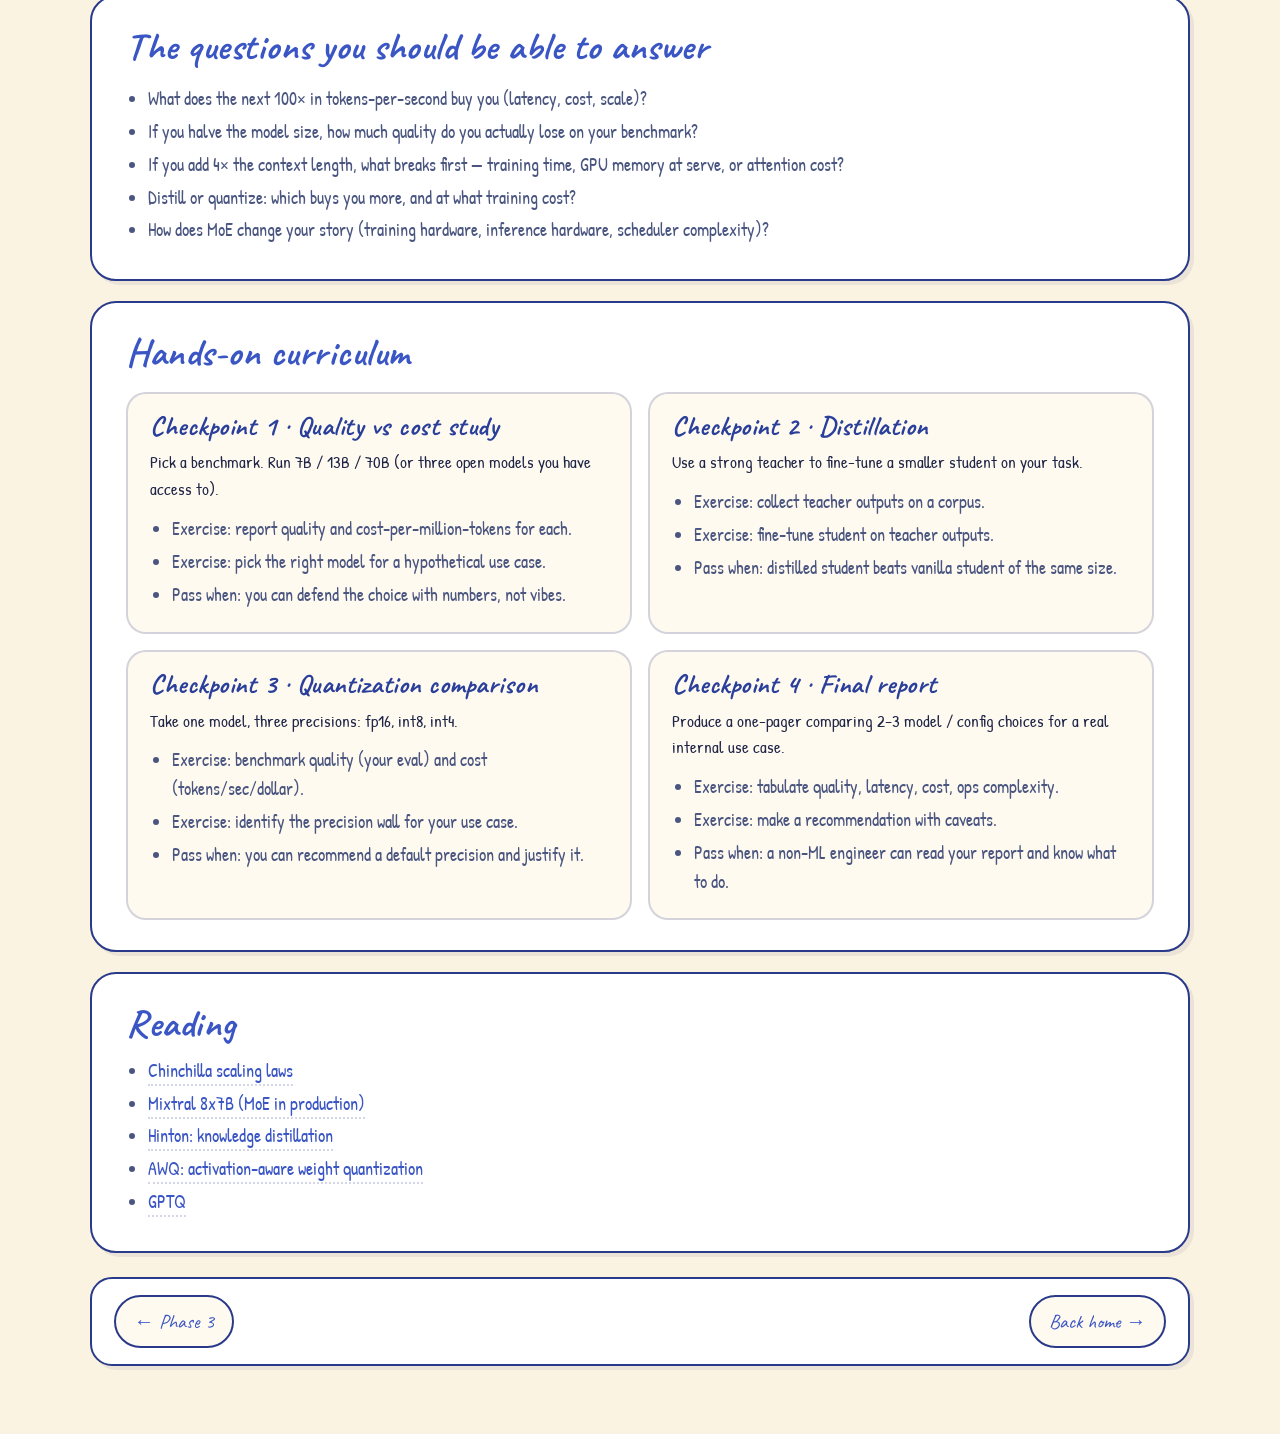
<file: phase-4.html>
<!doctype html>
<html lang="en">
  <head>
    <meta charset="utf-8" />
    <meta name="viewport" content="width=device-width, initial-scale=1" />
    <title>AI Infra Lab · Phase 4</title>
    <link rel="preconnect" href="https://fonts.googleapis.com" />
    <link rel="preconnect" href="https://fonts.gstatic.com" crossorigin />
    <link rel="stylesheet" href="https://fonts.googleapis.com/css2?family=Caveat:wght@600;700&amp;family=Patrick+Hand&amp;display=swap" />
    <link rel="stylesheet" href="styles.css" />
  </head>
  <body>
    <svg width="0" height="0" style="position:absolute" aria-hidden="true">
      <defs>
        <filter id="sketch" x="-2%" y="-2%" width="104%" height="104%">
          <feTurbulence type="fractalNoise" baseFrequency="0.02" numOctaves="2" seed="3"/>
          <feDisplacementMap in="SourceGraphic" scale="1.4"/>
        </filter>
      </defs>
    </svg>
    <main class="shell">
      <nav class="phase-nav" aria-label="Phase navigation">
        <a href="index.html">Home</a>
        <a href="basics.html">Basics</a>
        <a href="phase-1.html">Phase 1</a>
        <a href="phase-2.html">Phase 2</a>
        <a href="phase-3.html">Phase 3</a>
        <a href="phase-4.html" class="is-active">Phase 4</a>
      </nav>

      <header class="hero">
        <p class="kicker">Phase 4 &middot; Training &rarr; Inference trade-offs</p>
        <h1>Choices made once, paid for forever</h1>
        <p class="lede">
          Every decision during pretraining echoes through every inference request for the lifetime of the model.
          This phase teaches you to make those choices on purpose.
        </p>
      </header>

      <section class="scope-strip">
        <div>
          <strong>Scope</strong>
          <span>how pretraining choices affect serving cost and quality</span>
        </div>
        <div>
          <strong>Time &middot; LOE</strong>
          <span>1 week &middot; 6&ndash;10 hours</span>
        </div>
        <div>
          <strong>Deliverable</strong>
          <span>compare 2&ndash;3 model / config choices and justify the trade-offs</span>
        </div>
      </section>

      <section class="lesson">
        <div class="panel-heading">
          <h2>Trade-offs in pictures</h2>
          <p>Bigger isn&rsquo;t always better. The right model is the smallest one that hits your quality bar at your serving cost.</p>
        </div>
        <div class="lesson-grid fundamentals-grid">
          <article>
            <div class="viz" aria-hidden="true">
              <svg viewBox="0 0 240 110" class="viz-svg" preserveAspectRatio="xMidYMid meet">
                <text x="120" y="14" text-anchor="middle" class="v-text">quality vs cost (model size)</text>
                <line x1="22" y1="92" x2="220" y2="92" class="v-axis"/>
                <line x1="22" y1="22" x2="22"  y2="92" class="v-axis"/>
                <text x="120" y="105" text-anchor="middle" class="v-text">$ / 1M tokens &rarr;</text>
                <text x="14"  y="55"  class="v-text" transform="rotate(-90,14,55)">quality</text>
                <path d="M 30,80 Q 90,55 140,40 Q 180,32 210,30" fill="none" class="v-curve"/>
                <circle cx="50"  cy="72" r="4" class="v-node"/>
                <text x="64" y="74" class="v-text">7B</text>
                <circle cx="100" cy="50" r="6" class="v-node"/>
                <text x="114" y="52" class="v-text">13B</text>
                <circle cx="170" cy="36" r="9" class="v-node-output"/>
                <text x="183" y="38" class="v-text">70B</text>
              </svg>
            </div>
            <h3>Quality vs cost</h3>
            <p>Bigger model = more quality, more cost per token. The curve is sub-linear: doubling model size rarely doubles quality. Find the inflection point for your task.</p>
          </article>

          <article>
            <div class="viz" aria-hidden="true">
              <svg viewBox="0 0 240 110" class="viz-svg" preserveAspectRatio="xMidYMid meet">
                <text x="120" y="14" text-anchor="middle" class="v-text">distillation</text>
                <rect x="20" y="32" width="80" height="58" rx="10" class="v-box"/>
                <text x="60" y="60" text-anchor="middle" class="v-text-strong">teacher</text>
                <text x="60" y="78" text-anchor="middle" class="v-text">large &middot; expensive</text>
                <line x1="100" y1="60" x2="140" y2="60" class="v-edge-flow"/>
                <text x="120" y="52" text-anchor="middle" class="v-text">copies behavior</text>
                <rect x="140" y="44" width="62" height="34" rx="8" class="v-box-back"/>
                <text x="171" y="64" text-anchor="middle" class="v-text-strong">student</text>
              </svg>
            </div>
            <h3>Distillation</h3>
            <p>Train a small &ldquo;student&rdquo; to match a large &ldquo;teacher&rdquo;&rsquo;s outputs (logits or behavior). Result: serve a 7B that often beats a vanilla 7B because it learned from a 70B&rsquo;s judgments.</p>
          </article>

          <article>
            <div class="viz" aria-hidden="true">
              <svg viewBox="0 0 240 110" class="viz-svg" preserveAspectRatio="xMidYMid meet">
                <text x="120" y="14" text-anchor="middle" class="v-text">mixture of experts (MoE)</text>
                <circle cx="32" cy="62" r="6" class="v-node"/>
                <text x="32" y="86" text-anchor="middle" class="v-text">input</text>
                <line x1="38" y1="62" x2="68" y2="62" class="v-edge-flow"/>
                <rect x="68" y="48" width="40" height="28" rx="6" class="v-box"/>
                <text x="88" y="66" text-anchor="middle" class="v-text-strong">router</text>
                <line x1="108" y1="58" x2="138" y2="32" class="v-edge-flow" style="animation-delay:.2s"/>
                <line x1="108" y1="62" x2="138" y2="50" class="v-edge-flow" style="animation-delay:.3s"/>
                <line x1="108" y1="66" x2="138" y2="68" class="v-edge-flow" style="animation-delay:.4s"/>
                <line x1="108" y1="70" x2="138" y2="86" class="v-edge-flow" style="animation-delay:.5s"/>
                <circle cx="146" cy="32" r="8" class="v-node-neuron"/>
                <circle cx="146" cy="50" r="8" class="v-node-output"/>
                <circle cx="146" cy="68" r="8" class="v-node-neuron"/>
                <circle cx="146" cy="86" r="8" class="v-node-output"/>
                <text x="200" y="56" class="v-text">2 of 4 active</text>
              </svg>
            </div>
            <h3>Mixture of Experts</h3>
            <p>N expert sub-models, but a router activates only top-K per token. More <em>total</em> parameters (more capacity) at the same <em>active</em> compute cost. Used in Mixtral, GPT-4-class systems.</p>
          </article>

          <article>
            <div class="viz" aria-hidden="true">
              <svg viewBox="0 0 240 110" class="viz-svg" preserveAspectRatio="xMidYMid meet">
                <text x="120" y="14" text-anchor="middle" class="v-text">quantization-aware training</text>
                <text x="58" y="38" text-anchor="middle" class="v-text">post-training quant</text>
                <rect x="22" y="44" width="40" height="14" rx="3" class="v-bar-base"/>
                <line x1="62" y1="51" x2="80" y2="51" class="v-edge-flow"/>
                <rect x="80" y="44" width="20" height="14" rx="3" class="v-bar-base"/>
                <text x="105" y="54" class="v-text">quality drops</text>
                <text x="58" y="78" text-anchor="middle" class="v-text">QAT (trained at low bits)</text>
                <rect x="22" y="84" width="40" height="14" rx="3" class="v-bar-base"/>
                <line x1="62" y1="91" x2="80" y2="91" class="v-edge-flow"/>
                <rect x="80" y="84" width="20" height="14" rx="3" class="v-box"/>
                <text x="105" y="94" class="v-text">quality holds</text>
              </svg>
            </div>
            <h3>Quantization-aware training</h3>
            <p>Simulate quantization during training so the model learns to be robust to it. Costs more training; recovers nearly all of the quality you&rsquo;d lose to post-training quantization.</p>
          </article>

          <article>
            <div class="viz" aria-hidden="true">
              <svg viewBox="0 0 240 110" class="viz-svg" preserveAspectRatio="xMidYMid meet">
                <text x="120" y="14" text-anchor="middle" class="v-text">context length cost (KV at serve)</text>
                <line x1="22" y1="92" x2="220" y2="92" class="v-axis"/>
                <line x1="22" y1="22" x2="22"  y2="92" class="v-axis"/>
                <path d="M 30,82 L 60,76 L 90,68 L 120,55 L 150,38 L 180,25 L 210,18" fill="none" class="v-curve"/>
                <text x="60"  y="100" text-anchor="middle" class="v-text">2k</text>
                <text x="120" y="100" text-anchor="middle" class="v-text">32k</text>
                <text x="180" y="100" text-anchor="middle" class="v-text">128k</text>
                <text x="190" y="30"  class="v-text v-text-red">$$$</text>
              </svg>
            </div>
            <h3>Context length isn&rsquo;t free</h3>
            <p>Training on 32k context costs more than 2k. Serving 128k costs <em>much</em> more &mdash; KV cache scales linearly with context, attention scales quadratically. Pick the shortest context that meets your needs.</p>
          </article>

          <article>
            <div class="viz" aria-hidden="true">
              <svg viewBox="0 0 240 110" class="viz-svg" preserveAspectRatio="xMidYMid meet">
                <text x="120" y="14" text-anchor="middle" class="v-text">match model size to use case</text>
                <rect x="20"  y="30" width="60" height="58" rx="10" class="v-box"/>
                <text x="50"  y="52" text-anchor="middle" class="v-text-strong">small</text>
                <text x="50"  y="70" text-anchor="middle" class="v-text">classify</text>
                <text x="50"  y="82" text-anchor="middle" class="v-text">extract</text>
                <rect x="90"  y="30" width="60" height="58" rx="10" class="v-box-back"/>
                <text x="120" y="52" text-anchor="middle" class="v-text-strong">medium</text>
                <text x="120" y="70" text-anchor="middle" class="v-text">RAG chat</text>
                <text x="120" y="82" text-anchor="middle" class="v-text">summarize</text>
                <rect x="160" y="30" width="60" height="58" rx="10" class="v-box"/>
                <text x="190" y="52" text-anchor="middle" class="v-text-strong">large</text>
                <text x="190" y="70" text-anchor="middle" class="v-text">reasoning</text>
                <text x="190" y="82" text-anchor="middle" class="v-text">agent</text>
              </svg>
            </div>
            <h3>Right-sizing by use case</h3>
            <p>A classification model doesn&rsquo;t need 70B. A reasoning agent might. Map your task to the smallest model that hits the quality bar; revisit when models or hardware improve.</p>
          </article>
        </div>
      </section>

      <section class="lesson">
        <div class="panel-heading">
          <h2>The questions you should be able to answer</h2>
        </div>
        <ul>
          <li>What does the next 100&times; in tokens-per-second buy you (latency, cost, scale)?</li>
          <li>If you halve the model size, how much quality do you actually lose on your benchmark?</li>
          <li>If you add 4&times; the context length, what breaks first &mdash; training time, GPU memory at serve, or attention cost?</li>
          <li>Distill or quantize: which buys you more, and at what training cost?</li>
          <li>How does MoE change your story (training hardware, inference hardware, scheduler complexity)?</li>
        </ul>
      </section>

      <section class="curriculum">
        <div class="panel-heading">
          <h2>Hands-on curriculum</h2>
        </div>
        <div class="curriculum-grid">
          <article>
            <h3>Checkpoint 1 &middot; Quality vs cost study</h3>
            <p>Pick a benchmark. Run 7B / 13B / 70B (or three open models you have access to).</p>
            <ul>
              <li>Exercise: report quality and cost-per-million-tokens for each.</li>
              <li>Exercise: pick the right model for a hypothetical use case.</li>
              <li>Pass when: you can defend the choice with numbers, not vibes.</li>
            </ul>
          </article>
          <article>
            <h3>Checkpoint 2 &middot; Distillation</h3>
            <p>Use a strong teacher to fine-tune a smaller student on your task.</p>
            <ul>
              <li>Exercise: collect teacher outputs on a corpus.</li>
              <li>Exercise: fine-tune student on teacher outputs.</li>
              <li>Pass when: distilled student beats vanilla student of the same size.</li>
            </ul>
          </article>
          <article>
            <h3>Checkpoint 3 &middot; Quantization comparison</h3>
            <p>Take one model, three precisions: fp16, int8, int4.</p>
            <ul>
              <li>Exercise: benchmark quality (your eval) and cost (tokens/sec/dollar).</li>
              <li>Exercise: identify the precision wall for your use case.</li>
              <li>Pass when: you can recommend a default precision and justify it.</li>
            </ul>
          </article>
          <article>
            <h3>Checkpoint 4 &middot; Final report</h3>
            <p>Produce a one-pager comparing 2&ndash;3 model / config choices for a real internal use case.</p>
            <ul>
              <li>Exercise: tabulate quality, latency, cost, ops complexity.</li>
              <li>Exercise: make a recommendation with caveats.</li>
              <li>Pass when: a non-ML engineer can read your report and know what to do.</li>
            </ul>
          </article>
        </div>
      </section>

      <section class="sources">
        <h2>Reading</h2>
        <ul>
          <li><a href="https://arxiv.org/abs/2203.15556" target="_blank" rel="noreferrer">Chinchilla scaling laws</a></li>
          <li><a href="https://arxiv.org/abs/2401.04088" target="_blank" rel="noreferrer">Mixtral 8x7B (MoE in production)</a></li>
          <li><a href="https://arxiv.org/abs/1503.02531" target="_blank" rel="noreferrer">Hinton: knowledge distillation</a></li>
          <li><a href="https://arxiv.org/abs/2306.00978" target="_blank" rel="noreferrer">AWQ: activation-aware weight quantization</a></li>
          <li><a href="https://arxiv.org/abs/2210.17323" target="_blank" rel="noreferrer">GPTQ</a></li>
        </ul>
      </section>

      <nav class="page-footer" aria-label="Pagination">
        <a class="prev" href="phase-3.html">&larr; Phase 3</a>
        <a class="next" href="index.html">Back home &rarr;</a>
      </nav>
    </main>
    <script src="app.js"></script>
  </body>
</html>
</file>
<file: styles.css>
/* === Comic-notebook theme === */
:root {
  color-scheme: light;
  --bg: #fbf3e2;
  --bg-soft: #fff8ec;
  --paper: #ffffff;
  --paper-tint: #fffaf0;
  --ink: #1f2547;
  --ink-soft: #4a5680;
  --ink-faint: #6b7290;
  --blue: #3a55c4;
  --blue-deep: #2a3f9a;
  --blue-soft: rgba(58, 85, 196, 0.18);
  --blue-bg: rgba(58, 85, 196, 0.08);
  --orange: #ee8a30;
  --orange-deep: #d6741e;
  --orange-soft: rgba(238, 138, 48, 0.22);
  --orange-bg: rgba(238, 138, 48, 0.08);
  --line: #2a3a8a;
  --line-faint: rgba(42, 58, 138, 0.20);
  --shadow: 4px 4px 0 rgba(31, 37, 71, 0.07);
  --shadow-strong: 6px 6px 0 rgba(31, 37, 71, 0.10);
  --hand: 'Patrick Hand', 'Kalam', 'Comic Neue', system-ui, sans-serif;
  --cursive: 'Caveat', 'Patrick Hand', cursive;
}

* { box-sizing: border-box; }
html { scroll-behavior: smooth; }

body {
  margin: 0;
  font-family: var(--hand);
  font-size: 18px;
  line-height: 1.55;
  color: var(--ink);
  background:
    radial-gradient(circle at 8% 8%, rgba(238, 138, 48, 0.10), transparent 30%),
    radial-gradient(circle at 92% 6%, rgba(58, 85, 196, 0.10), transparent 30%),
    radial-gradient(circle at 50% 100%, rgba(238, 138, 48, 0.05), transparent 40%),
    var(--bg);
  background-attachment: fixed;
}

body::before {
  content: "";
  position: fixed;
  inset: 0;
  background-image: radial-gradient(rgba(31, 37, 71, 0.05) 1px, transparent 1px);
  background-size: 22px 22px;
  pointer-events: none;
  z-index: -1;
  opacity: 0.65;
}

a {
  color: var(--blue);
  text-decoration: none;
  border-bottom: 2px dotted var(--line-faint);
  padding-bottom: 1px;
}
a:hover { color: var(--orange-deep); border-bottom-color: var(--orange); }

/* === Layout shell === */
.shell {
  width: min(1100px, calc(100% - 32px));
  margin: 0 auto;
  padding: 40px 0 68px;
}

/* === Panel / paper-card base === */
.hero, .lesson, .sources, .animation-panel, .curriculum {
  background: var(--paper);
  border: 2.5px solid var(--line);
  border-radius: 26px;
  box-shadow: var(--shadow);
  padding: 30px 34px;
}
.hero { margin-bottom: 20px; }

/* === Typography === */
h1, h2, h3, .kicker, .label, .sub-heading {
  font-family: var(--cursive);
  letter-spacing: 0.5px;
  font-weight: 700;
}

.hero h1 {
  margin: 0;
  color: var(--blue);
  font-size: clamp(3rem, 9vw, 5.6rem);
  line-height: 1.0;
  letter-spacing: 1px;
}
h2 {
  font-size: 2.4rem;
  color: var(--blue);
  margin: 0 0 8px;
  line-height: 1.05;
}
h3 {
  font-size: 1.7rem;
  color: var(--blue-deep);
  margin: 0 0 8px;
  line-height: 1.1;
}

.kicker {
  margin: 0 0 6px;
  color: var(--orange);
  font-size: 1.35rem;
  text-transform: none;
  letter-spacing: 0;
}
.lede {
  max-width: 70ch;
  color: var(--ink-soft);
  font-size: 1.15rem;
  line-height: 1.6;
  margin: 8px 0 0;
}

p { margin: 6px 0; line-height: 1.6; font-size: 1.05rem; }
.card p, .lesson p, .lesson li, .sources li, .panel-heading p {
  color: var(--ink-soft);
}

/* === Pill buttons (used by .more-link) === */
.more-link a {
  padding: 9px 18px;
  border-radius: 999px;
  border: 2.5px solid var(--line);
  background: var(--paper-tint);
  font-family: var(--hand);
  font-size: 1.1rem;
  color: var(--blue);
  border-bottom-style: solid;
}
.more-link a:hover {
  background: var(--orange-bg);
  border-color: var(--orange);
  color: var(--orange-deep);
  transform: translate(-1px, -1px);
  box-shadow: 2px 2px 0 rgba(31, 37, 71, 0.08);
}

/* === Summary strip === */
.summary-strip {
  display: grid;
  grid-template-columns: repeat(3, minmax(0, 1fr));
  gap: 14px;
  padding: 18px;
  margin: 20px 0;
  background: var(--paper);
  border: 2.5px solid var(--line);
  border-radius: 24px;
  box-shadow: var(--shadow);
}
.summary-strip > div {
  padding: 18px;
  border-radius: 18px;
  background: var(--bg-soft);
  border: 2px dashed var(--line-faint);
}
.label {
  display: inline-block;
  margin-bottom: 6px;
  color: var(--orange);
  font-size: 1.25rem;
  text-transform: none;
  letter-spacing: 0;
}
.summary-strip p { margin: 0; color: var(--ink-soft); line-height: 1.55; }

/* === Concepts grid (LLM-specific cards) === */
.grid {
  display: grid;
  grid-template-columns: repeat(4, minmax(0, 1fr));
  gap: 16px;
  margin: 20px 0;
}
.card {
  padding: 22px;
  min-height: 150px;
  background: var(--paper);
  border: 2.5px solid var(--line);
  border-radius: 22px;
  box-shadow: var(--shadow);
}
.card h2 { font-size: 1.9rem; margin: 0 0 6px; color: var(--blue); }

/* === Lesson grids === */
.lesson { margin: 20px 0; }
.lesson-grid {
  display: grid;
  grid-template-columns: repeat(2, minmax(0, 1fr));
  gap: 16px;
}
.lesson-grid article,
.curriculum article {
  padding: 18px 22px;
  border-radius: 20px;
  background: var(--paper-tint);
  border: 2px solid var(--line-faint);
}
.curriculum { margin: 20px 0; }
.curriculum-grid {
  display: grid;
  grid-template-columns: repeat(2, minmax(0, 1fr));
  gap: 16px;
}
.curriculum ul, .lesson ul, .sources ul {
  margin: 12px 0 0;
  color: var(--ink-soft);
  line-height: 1.6;
  padding-left: 22px;
}
.lesson li, .curriculum li, .sources li {
  margin-bottom: 4px;
}

/* === Fundamentals === */
.fundamentals { margin: 20px 0; }
.fundamentals .sub-heading {
  margin: 22px 0 12px;
  color: var(--orange);
  font-size: 1.5rem;
  letter-spacing: 0;
  text-transform: none;
}
.fundamentals-grid { grid-template-columns: repeat(3, minmax(0, 1fr)); }

.fundamentals-grid article code,
.fundamentals-grid code,
code.inline {
  display: inline-block;
  margin-top: 8px;
  padding: 3px 9px;
  border-radius: 8px;
  background: var(--blue-bg);
  border: 1.5px dashed var(--blue-soft);
  color: var(--blue-deep);
  font-size: 0.92em;
  font-family: ui-monospace, "SF Mono", Menlo, Consolas, monospace;
}
code.inline { padding: 1px 6px; margin-top: 0; font-size: 0.9em; }

/* === Visualization panels === */
.viz {
  height: 130px;
  margin: 0 0 14px;
  padding: 8px;
  border-radius: 16px;
  background: var(--bg-soft);
  border: 2px solid var(--line-faint);
  overflow: hidden;
  position: relative;
}
.viz-svg { width: 100%; height: 100%; display: block; }

/* nodes / shapes */
.v-node       { fill: var(--blue); }
.v-node-output{ fill: var(--orange); }
.v-node-back  { fill: var(--orange); }
.v-node-neuron{
  fill: var(--blue-bg);
  stroke: var(--blue);
  stroke-width: 2;
}
.v-edge-flow {
  stroke: var(--blue);
  stroke-width: 1.8;
  fill: none;
  stroke-linecap: round;
  stroke-dasharray: 4 5;
  animation: viz-flow 1.4s linear infinite;
  opacity: 0.85;
}
.v-edge-flow-back {
  stroke: var(--orange);
  stroke-width: 1.8;
  fill: none;
  stroke-linecap: round;
  stroke-dasharray: 4 5;
  animation: viz-flow-back 1.4s linear infinite;
  opacity: 0.85;
}
@keyframes viz-flow      { to { stroke-dashoffset: -18; } }
@keyframes viz-flow-back { to { stroke-dashoffset:  18; } }

.v-text {
  fill: var(--ink-soft);
  font-size: 12px;
  font-family: var(--hand);
}
.v-text-cyan { fill: var(--blue); }
.v-text-red  { fill: var(--orange-deep); }
.v-text-strong {
  fill: var(--blue-deep);
  font-size: 14px;
  font-family: var(--cursive);
  font-weight: 700;
}

.v-axis {
  stroke: var(--line-faint);
  stroke-width: 1.2;
  stroke-dasharray: 3 3;
}
.v-curve {
  stroke: var(--blue);
  stroke-width: 2;
  fill: none;
  stroke-linecap: round;
}
.v-curve-overfit {
  stroke: var(--orange);
  stroke-width: 1.8;
  fill: none;
  stroke-linecap: round;
  stroke-linejoin: round;
}
.v-data { fill: var(--blue-deep); }

.v-box {
  fill: var(--blue-bg);
  stroke: var(--blue);
  stroke-width: 2;
  animation: viz-box-pulse 2.2s ease-in-out infinite;
}
.v-box-back {
  fill: var(--orange-bg);
  stroke: var(--orange);
  stroke-width: 2;
  animation: viz-box-pulse 2.2s ease-in-out infinite;
}
@keyframes viz-box-pulse {
  0%, 100% { opacity: 0.65; }
  50% { opacity: 1; }
}

.v-weight {
  fill: var(--blue-soft);
  stroke: var(--blue);
  stroke-width: 0.8;
  animation: viz-weight 2.4s ease-in-out infinite;
}
@keyframes viz-weight {
  0%, 100% { fill: var(--blue-soft); }
  50%      { fill: var(--orange-soft); }
}

/* gradient-descent ball */
.gd-ball { animation: gd-step 4s ease-out infinite; }
@keyframes gd-step {
  0%, 8%    { transform: translate(30px, 18px); }
  14%, 24%  { transform: translate(60px, 50px); }
  30%, 40%  { transform: translate(90px, 72px); }
  46%, 56%  { transform: translate(110px, 84px); }
  62%, 72%  { transform: translate(118px, 89px); }
  78%, 100% { transform: translate(120px, 90px); }
}

/* learning-rate balls */
.lr-small { animation: lr-small 3s ease-in-out infinite; }
@keyframes lr-small {
  0%   { transform: translate(10px, 22px); }
  100% { transform: translate(20px, 36px); }
}
.lr-good { animation: lr-good 3s ease-in-out infinite; }
@keyframes lr-good {
  0%   { transform: translate(90px, 22px); }
  60%  { transform: translate(110px, 50px); }
  100% { transform: translate(118px, 56px); }
}
.lr-large { animation: lr-large 1.4s ease-in-out infinite; }
@keyframes lr-large {
  0%   { transform: translate(170px, 22px); }
  25%  { transform: translate(226px, 28px); }
  50%  { transform: translate(168px, 22px); }
  75%  { transform: translate(228px, 24px); }
  100% { transform: translate(170px, 22px); }
}

/* SGD contour map */
.v-contour {
  fill: none;
  stroke: var(--blue-soft);
  stroke-width: 1.2;
}
.v-target { fill: var(--orange); }
.v-noisy-path {
  stroke: var(--orange);
  stroke-width: 1.4;
  fill: none;
  stroke-linecap: round;
  stroke-dasharray: 220;
  stroke-dashoffset: 220;
  animation: sgd-draw 4.5s ease-in-out infinite;
}
@keyframes sgd-draw {
  0% { stroke-dashoffset: 220; }
  70%, 100% { stroke-dashoffset: 0; }
}

/* dropout cells */
.drop-cell {
  fill: var(--blue-bg);
  stroke: var(--blue);
  stroke-width: 2;
}
@keyframes drop-cycle {
  0%, 78%, 100% {
    fill: var(--blue-bg);
    stroke: var(--blue);
    opacity: 1;
  }
  84%, 94% {
    fill: rgba(150, 150, 150, 0.05);
    stroke: rgba(120, 130, 160, 0.4);
    opacity: 0.4;
  }
}
.drop-d0 { animation: drop-cycle 2.4s ease-in-out  0.0s infinite; }
.drop-d1 { animation: drop-cycle 2.4s ease-in-out -1.7s infinite; }
.drop-d2 { animation: drop-cycle 2.4s ease-in-out -0.5s infinite; }
.drop-d3 { animation: drop-cycle 2.4s ease-in-out -2.2s infinite; }
.drop-d4 { animation: drop-cycle 2.4s ease-in-out -1.1s infinite; }
.drop-d5 { animation: drop-cycle 2.4s ease-in-out -0.8s infinite; }
.drop-d6 { animation: drop-cycle 2.4s ease-in-out -0.3s infinite; }

/* === Training-loop track === */
.loop-track {
  display: flex;
  align-items: stretch;
  gap: 12px;
  flex-wrap: wrap;
  margin-top: 12px;
}
.loop-node {
  flex: 1 1 200px;
  padding: 14px 16px;
  border-radius: 18px;
  background: var(--paper-tint);
  border: 2.5px solid var(--line-faint);
  transition: transform .35s ease, border-color .35s ease, background .35s ease, box-shadow .35s ease;
}
.loop-node span {
  display: inline-block;
  margin-bottom: 4px;
  font-family: var(--cursive);
  font-size: 1.2rem;
  color: var(--orange);
  font-weight: 700;
}
.loop-node strong {
  display: block;
  font-size: 0.95rem;
  color: var(--blue-deep);
  font-family: ui-monospace, "SF Mono", Menlo, Consolas, monospace;
}
.loop-node p {
  margin: 8px 0 0;
  color: var(--ink-soft);
  line-height: 1.5;
  font-size: 1rem;
}
.loop-node.is-active {
  transform: translate(-2px, -3px);
  background: var(--orange-bg);
  border-color: var(--orange);
  box-shadow: var(--shadow);
}
.loop-arrow {
  display: flex;
  align-items: center;
  justify-content: center;
  color: var(--orange);
  font-size: 1.7rem;
  min-width: 16px;
  font-weight: 700;
}

/* === Overfit callout === */
.overfit-callout {
  margin-top: 22px;
  padding: 22px 24px;
  border-radius: 20px;
  background: linear-gradient(180deg, var(--orange-bg), var(--blue-bg));
  border: 2.5px dashed var(--orange);
}
.overfit-callout h3 { margin: 0 0 8px; color: var(--blue-deep); }
.overfit-callout p { margin: 6px 0 0; color: var(--ink-soft); line-height: 1.6; }
.overfit-callout strong { color: var(--blue-deep); }

.more-link { margin-top: 18px; }

.overfit-viz {
  height: 110px;
  margin-bottom: 14px;
  padding: 8px;
  border-radius: 14px;
  background: var(--paper-tint);
  border: 2px dashed var(--line-faint);
  overflow: hidden;
}
.v-loss-train {
  stroke: var(--blue);
  stroke-width: 2;
  fill: none;
  stroke-linecap: round;
  stroke-dasharray: 240;
  stroke-dashoffset: 240;
  animation: sgd-draw 5s ease-out infinite;
}
.v-loss-val {
  stroke: var(--orange);
  stroke-width: 2;
  fill: none;
  stroke-linecap: round;
  stroke-dasharray: 240;
  stroke-dashoffset: 240;
  animation: sgd-draw 5s ease-out 0.4s infinite;
}
.v-marker {
  stroke: var(--orange-deep);
  stroke-width: 1.4;
  stroke-dasharray: 3 3;
}

/* === Storyboard / animated training pipeline === */
.animation-panel { margin: 20px 0; overflow: hidden; }
.panel-heading { margin-bottom: 18px; }
.panel-heading.compact { margin-bottom: 14px; }
.glossary p {
  margin: 6px 0 0;
  color: var(--ink-soft);
  line-height: 1.5;
  font-size: 1rem;
}

.glossary {
  margin-top: 18px;
  padding: 18px;
  border-radius: 20px;
  background: var(--paper-tint);
  border: 2px dashed var(--line-faint);
}
.glossary-grid {
  display: grid;
  grid-template-columns: repeat(4, minmax(0, 1fr));
  gap: 12px;
}
.glossary-grid > div {
  padding: 14px;
  border-radius: 14px;
  background: var(--paper);
  border: 2px solid var(--line-faint);
}
.glossary-grid strong {
  display: block;
  margin-bottom: 4px;
  color: var(--blue-deep);
  font-family: var(--cursive);
  font-size: 1.3rem;
  font-weight: 700;
}

/* === Decorative sparkle (used as ::before/::after on hero) === */
.hero { position: relative; }
.hero::before, .hero::after {
  content: "";
  position: absolute;
  width: 26px;
  height: 26px;
  background-image: url("data:image/svg+xml;utf8,<svg xmlns='http://www.w3.org/2000/svg' viewBox='0 0 24 24' fill='none' stroke='%23ee8a30' stroke-width='2' stroke-linecap='round'><path d='M12 2 L12 8 M12 16 L12 22 M2 12 L8 12 M16 12 L22 12 M5 5 L9 9 M15 15 L19 19 M5 19 L9 15 M15 9 L19 5'/></svg>");
  background-repeat: no-repeat;
  background-size: contain;
  opacity: 0.8;
}
.hero::before { top: 18px; right: 28px; transform: rotate(12deg); }
.hero::after  { bottom: 18px; left: 28px; width: 20px; height: 20px; transform: rotate(-18deg); opacity: 0.55; }

/* === Existing pulse animation on concept cards === */
.pulse { animation: float 5s ease-in-out infinite; }
.delay-1 { animation-delay: .4s; }
.delay-2 { animation-delay: .8s; }
.delay-3 { animation-delay: 1.2s; }
@keyframes float { 0%,100% { transform: translateY(0); } 50% { transform: translateY(-5px); } }

/* === Phase navigation === */
.phase-nav {
  display: flex;
  flex-wrap: wrap;
  gap: 4px;
  padding: 8px 14px;
  margin-bottom: 18px;
  background: var(--paper);
  border: 2.5px solid var(--line);
  border-radius: 999px;
  box-shadow: var(--shadow);
  align-items: center;
}
.phase-nav a {
  padding: 6px 16px;
  border-radius: 999px;
  border-bottom: none;
  font-family: var(--cursive);
  font-size: 1.15rem;
  color: var(--blue);
}
.phase-nav a:hover { background: var(--blue-bg); color: var(--blue-deep); }
.phase-nav a.is-active {
  background: var(--orange);
  color: #fff;
}

/* === Phase grid (landing page) === */
.phase-grid {
  display: grid;
  grid-template-columns: repeat(2, minmax(0, 1fr));
  gap: 18px;
  margin: 22px 0;
}
.phase-card {
  display: block;
  padding: 26px 28px;
  border-radius: 24px;
  background: var(--paper);
  border: 2.5px solid var(--line);
  box-shadow: var(--shadow);
  text-decoration: none;
  color: var(--ink);
  transition: transform .25s ease, box-shadow .25s ease, border-color .25s ease;
}
.phase-card:hover {
  transform: translate(-2px, -2px);
  box-shadow: var(--shadow-strong);
  border-color: var(--orange);
  color: var(--ink);
}
.phase-num {
  display: inline-block;
  padding: 4px 14px;
  border-radius: 999px;
  background: var(--blue-bg);
  color: var(--blue);
  font-family: var(--cursive);
  font-size: 1.15rem;
  font-weight: 700;
}
.phase-card h3 {
  margin: 12px 0 6px;
  color: var(--blue);
  font-size: 1.9rem;
}
.phase-card p { color: var(--ink-soft); font-size: 1.05rem; line-height: 1.55; margin: 0; }
.phase-meta {
  display: grid;
  grid-template-columns: repeat(3, minmax(0, 1fr));
  gap: 10px;
  margin-top: 14px;
  padding-top: 14px;
  border-top: 2px dashed var(--line-faint);
}
.phase-meta strong {
  display: block;
  margin-bottom: 2px;
  color: var(--orange);
  font-family: var(--cursive);
  font-size: 1.05rem;
  font-weight: 700;
  letter-spacing: 0;
  text-transform: none;
}
.phase-meta span { color: var(--ink-soft); font-size: 0.95rem; }

/* === Scope strip (per-phase pages) === */
.scope-strip {
  display: grid;
  grid-template-columns: repeat(3, minmax(0, 1fr));
  gap: 14px;
  padding: 18px;
  margin: 20px 0;
  background: var(--paper);
  border: 2.5px solid var(--line);
  border-radius: 24px;
  box-shadow: var(--shadow);
}
.scope-strip > div {
  padding: 16px 18px;
  border-radius: 16px;
  background: var(--bg-soft);
  border: 2px dashed var(--line-faint);
}
.scope-strip strong {
  display: block;
  margin-bottom: 4px;
  color: var(--orange);
  font-family: var(--cursive);
  font-size: 1.3rem;
  letter-spacing: 0;
}
.scope-strip span { color: var(--ink-soft); font-size: 1rem; line-height: 1.5; }

/* === Page footer (prev / next) === */
.page-footer {
  display: flex;
  justify-content: space-between;
  gap: 12px;
  margin-top: 24px;
  padding: 16px 22px;
  background: var(--paper);
  border: 2.5px solid var(--line);
  border-radius: 22px;
  box-shadow: var(--shadow);
}
.page-footer a {
  padding: 9px 18px;
  border-radius: 999px;
  border: 2px solid var(--line);
  background: var(--paper-tint);
  font-family: var(--cursive);
  font-size: 1.25rem;
  color: var(--blue);
  border-bottom-style: solid;
}
.page-footer .next { margin-left: auto; }
.page-footer a:only-child { margin-left: auto; }
.page-footer a:hover {
  background: var(--orange-bg);
  border-color: var(--orange);
  color: var(--orange-deep);
}

/* === Accountability cadence (landing) === */
.cadence {
  margin: 20px 0;
  padding: 24px 28px;
  background: var(--paper);
  border: 2.5px dashed var(--orange);
  border-radius: 24px;
  box-shadow: var(--shadow);
}
.cadence h2 { color: var(--blue); }
.cadence ul {
  margin: 12px 0 0;
  padding-left: 22px;
  color: var(--ink-soft);
  line-height: 1.65;
}
.cadence li { margin-bottom: 6px; }

/* === Phase 2/3/4 specific viz colors === */
.v-fail { fill: #c64a3a; }
.v-ok { fill: #3aa860; }
.v-bar-base {
  fill: var(--blue-bg);
  stroke: var(--blue);
  stroke-width: 1.6;
}

/* === Responsive === */
@media (max-width: 920px) {
  .grid, .summary-strip { grid-template-columns: 1fr 1fr; }
  .glossary-grid { grid-template-columns: 1fr 1fr; }
  .fundamentals-grid { grid-template-columns: repeat(2, minmax(0, 1fr)); }
  .loop-arrow { display: none; }
  .phase-grid { grid-template-columns: 1fr; }
  .phase-meta { grid-template-columns: 1fr 1fr; }
  .scope-strip { grid-template-columns: 1fr; }
}
@media (max-width: 640px) {
  .grid, .summary-strip, .lesson-grid, .curriculum-grid { grid-template-columns: 1fr; }
  .glossary-grid { grid-template-columns: 1fr; }
  .fundamentals-grid { grid-template-columns: 1fr; }
  .shell { width: min(100% - 20px, 1100px); }
  body { font-size: 17px; }
}
@media (prefers-reduced-motion: reduce) {
  html { scroll-behavior: auto; }
  *, *::before, *::after { animation: none !important; transition: none !important; }
}
</file>
